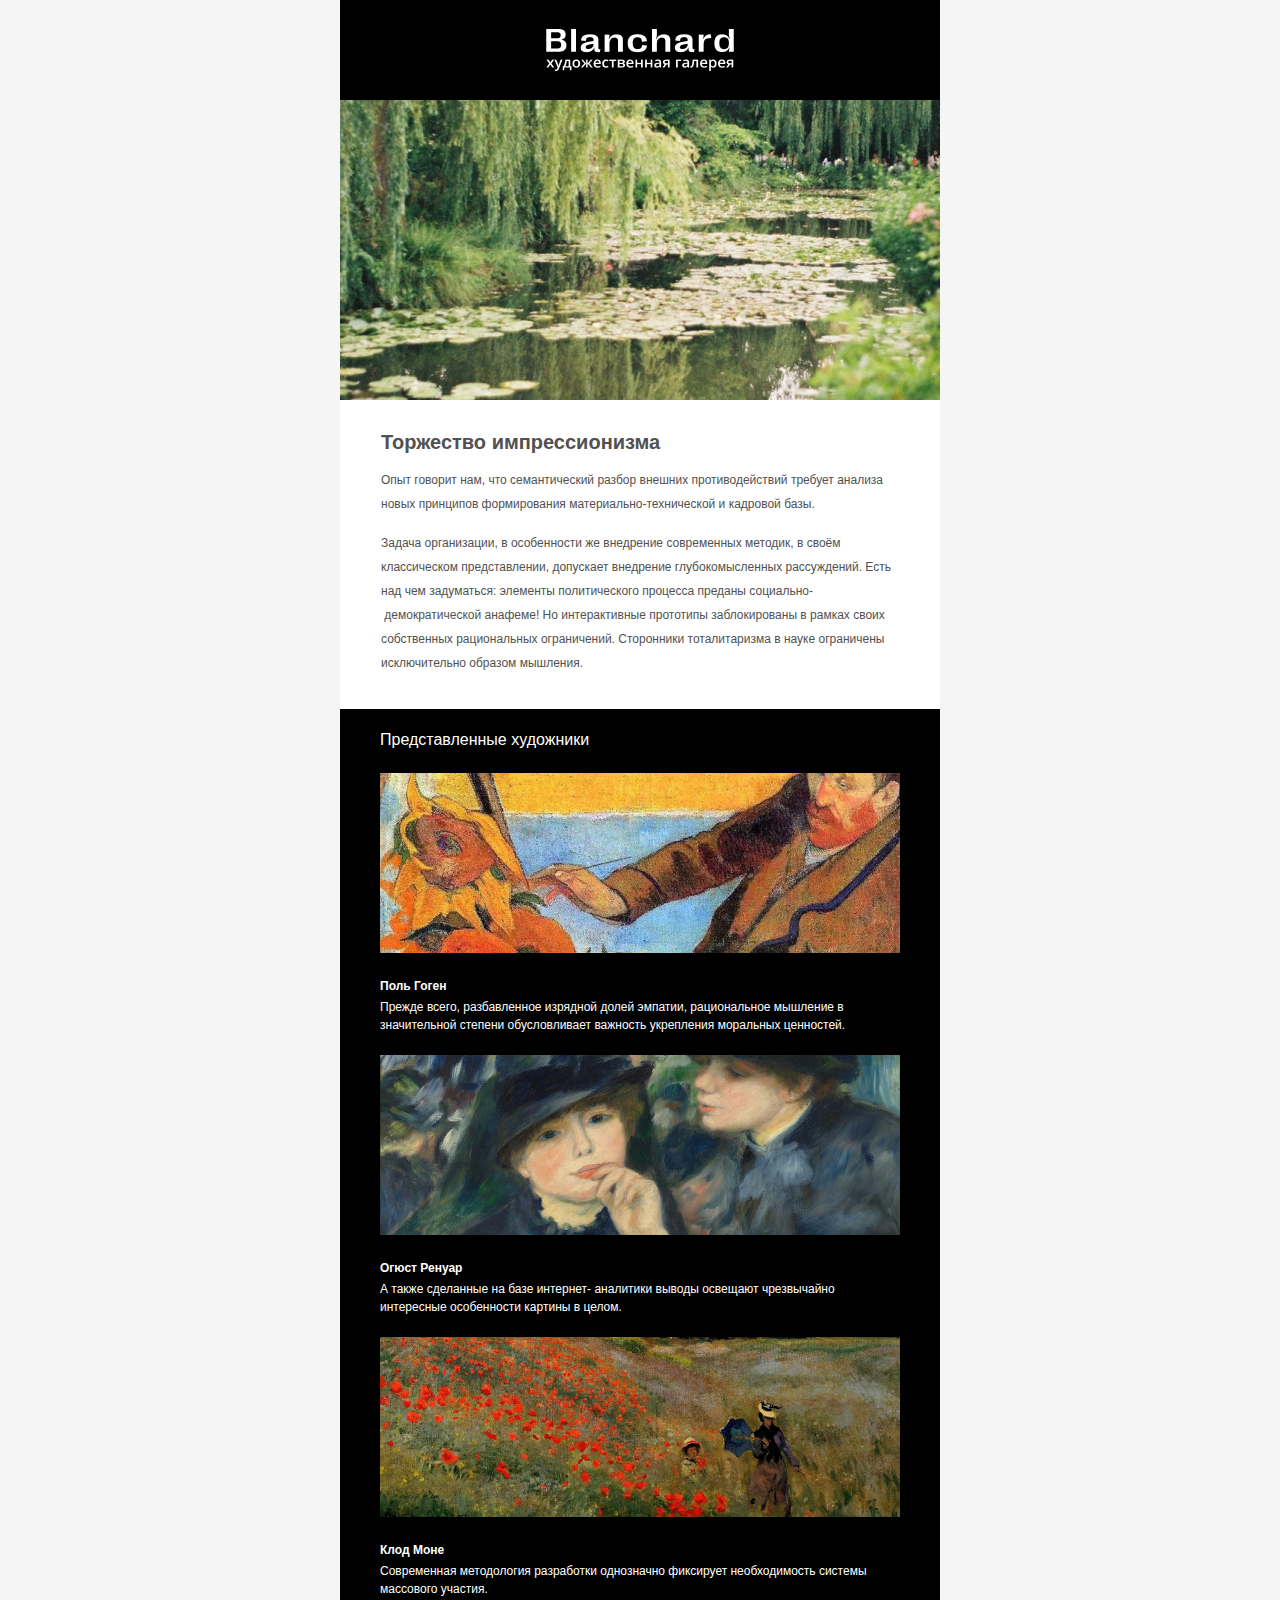
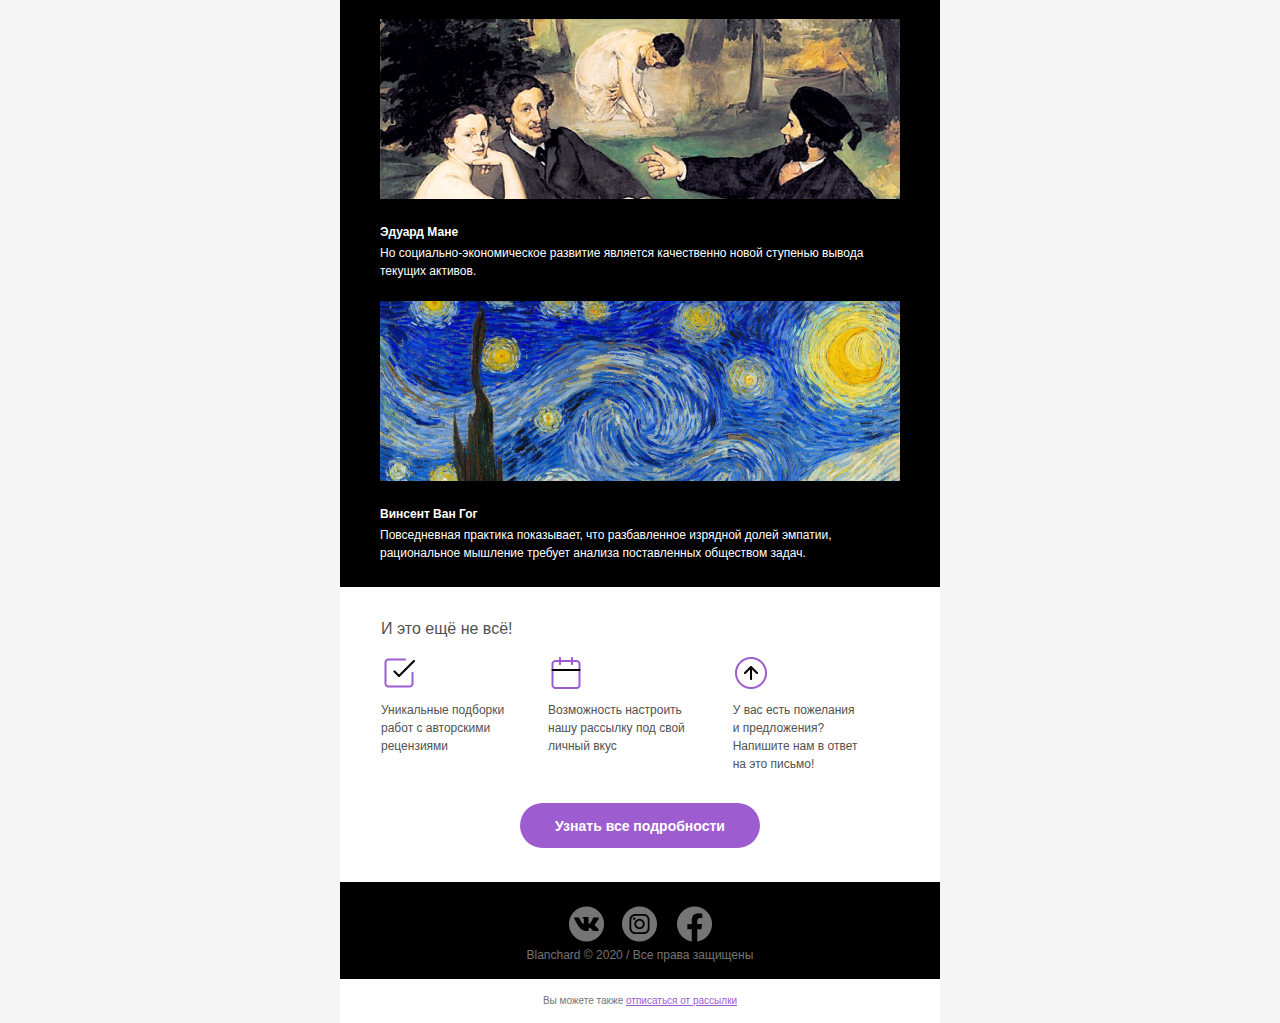
<file: 01_html-email/index.html>
<!DOCTYPE html
  PUBLIC "-//W3C//DTD XHTML 1.0 Transitional//EN" "http://www.w3.org/TR/xhtml1/DTD/xhtml1-transitional.dtd">
<html xmlns="http://www.w3.org/1999/xhtml">

<head>
  <meta http-equiv="Content-Type" content="text/html; charset=UTF-8" />
  <title>HTML Template</title>
  <meta name="viewport" content="width=device-width, initial-scale=1.0" />
  <style>
    body {
      width: 100% !important;
      -webkit-text-size-adjust: 100%;
      -ms-text-size-adjust: 100%;
      margin: 0;
      padding: 0;
      line-height: 100%;
    }

    [style*="Arial"] {
      font-family: 'Arial', sans-serif !important;
    }

    img {
      outline: none;
      text-decoration: none;
      border: none;
      -ms-interpolation-mode: bicubic;
      max-width: 100% !important;
      margin: 0;
      padding: 0;
      display: block;
    }

    table td {
      border-collapse: collapse;
    }

    table {
      border-collapse: collapse;
      mso-table-lspace: 0pt;
      mso-table-rspace: 0pt;
    }

    .center {
      padding-top: 29px;
      padding-bottom: 29px;
    }

    .center-29-33 {
      padding-top: 29px;
      padding-bottom: 33px;
    }

    .center-19-25 {
      padding-top: 19px;
      padding-bottom: 25px;
    }

    .center-21 {
      padding-top: 21px;
      padding-bottom: 21px;
    }

    .center-24-11 {
      padding-top: 24px;
      padding-bottom: 11px;
    }

    .hero2 {
      display: none;
    }

    .title {
      margin: 0;
      font-style: normal;
      font-weight: 700;
      font-size: 20px;
      line-height: 24px;
      color: #515151;
    }

    .hero-text {
      margin: 0;
      font-style: normal;
      font-weight: 400;
      font-size: 12px;
      line-height: 24px;
      color: #515151;
    }

    .pb-13 {
      padding-bottom: 13px;
    }

    .pt-20 {
      padding-top: 20px;
    }

    .small-title {
      margin: 0;
      font-style: normal;
      font-weight: 400;
      font-size: 16px;
      line-height: 24px;
      color: #ffffff;
    }

    .subtitle {
      margin: 0;
      font-style: normal;
      font-weight: 700;
      font-size: 12px;
      line-height: 24px;
      color: #ffffff;
    }

    .descr {
      margin: 0;
      font-style: normal;
      font-weight: 400;
      font-size: 12px;
      line-height: 18px;
      color: #ffffff;
    }

    .small-title-2 {
      color: #515151;
    }

    .descr-2 {
      color: #515151;
    }

    .pb-10 {
      padding-bottom: 10px;
    }

    .table2 {
      display: none;
    }

    .pb-23 {
      padding-bottom: 23px;
    }

    .button {
      text-align: center;
      width: 240px;
      height: 45px;
      border-radius: 48px;
    }

    .button-link {
      font-style: normal;
      font-weight: 700;
      font-size: 14px;
      line-height: 0;
      text-decoration: none;
      color: #ffffff;
    }

    .pb-29 {
      padding-bottom: 29px;
    }

    .text {
      color: #757575;
    }

    @media (max-width: 620px) {
      .table-600 {
        width: 280px !important;
      }

      .logo {
        width: 114px;
        height: 26px;
      }

      .center {
        padding-top: 17px;
        padding-bottom: 17px;
      }

      .hero1 {
        display: none;
      }

      .hero2 {
        display: block;
      }

      .table-520 {
        width: 244px;
      }

      .center-19-25 {
        padding-top: 19px;
        padding-bottom: 35px;
      }

      .center-24-11 {
        padding-top: 30px;
        padding-bottom: 11px;
      }

      .center-21 {
        padding-top: 22px;
        padding-bottom: 12px;
      }

      .center-29-33 {
        padding-top: 29px;
        padding-bottom: 28px;
      }

      .table1 {
        display: none;
      }

      .table2 {
        display: block;
      }

      .pb-29 {
        padding-bottom: 24px;
      }
    }
  </style>
</head>

<body style="margin: 0; padding: 0;" bgcolor="#f5f5f5">
  <div style="font-size:0px;font-color:#ffffff;opacity:0;visibility:hidden;width:0;height:0;display:none;">
    Тестовое письмо
  </div>
  <table cellpadding="0" cellspacing="0" class="table-600" width="600" bgcolor="#000" align="center">
    <tr>
      <td align="center" class="center">
        <img src="logo.png" alt="" class="logo">
      </td>
    </tr>
    <tr>
      <td align="center">
        <img src="hero-picture.jpg" alt="" class="hero1">
        <img src="hero-picture-small.jpg" alt="" class="hero2">
      </td>
    </tr>
    <tr>
      <td bgcolor="#ffffff" align="center" class="center-29-33">
        <table cellpading="0" cellspacing="0" class="table-520" width="520">
          <tr>
            <td class="pb-13">
              <h1 class="title" style="font-family: Arial, sans-serif;">
                Торжество импрессионизма
              </h1>
            </td>
          </tr>
          <tr>
            <td>
              <p style="font-family: Arial, sans-serif;" class="hero-text pb-13">
                Опыт говорит нам, что семантический разбор внешних противодействий требует анализа новых принципов
                формирования материально-технической и&nbsp;кадровой базы.
              </p>
            </td>
          </tr>
          <tr>
            <td>
              <p style="font-family: Arial, sans-serif;" class="hero-text">
                Задача организации, в&nbsp;особенности&nbsp;же внедрение современных методик, в&nbsp;своём классическом
                представлении, допускает внедрение глубокомысленных рассуждений. Есть над чем задуматься: элементы
                политического процесса преданы социально-&nbsp;демократической анафеме! Но&nbsp;интерактивные прототипы
                заблокированы в&nbsp;рамках своих собственных рациональных ограничений. Сторонники тоталитаризма
                в&nbsp;науке ограничены исключительно образом мышления.
              </p>
            </td>
          </tr>
        </table>
      </td>
    </tr>
    <tr>
      <td align="center" class="center-19-25">
        <table cellpadding="0" cellspacing="0" class="table-520" width="520">
          <tr>
            <td>
              <h2 class="small-title" style="font-family: Arial, sans-serif;">
                Представленные художники
              </h2>
            </td>
          </tr>
          <tr>
            <td>
              <table cellpadding="0" cellspacing="0">
                <tr>
                  <td class="center-21">
                    <img src="image1.jpg" alt="" class="image">
                  </td>
                </tr>
                <tr>
                  <td>
                    <h3 class="subtitle" style="font-family: Arial, sans-serif;">
                      Поль Гоген
                    </h3>
                  </td>
                </tr>
                <tr>
                  <td>
                    <p class="descr" style="font-family: Arial, sans-serif;">
                      Прежде всего, разбавленное изрядной долей эмпатии, рациональное мышление в значительной степени
                      обусловливает важность укрепления моральных ценностей.
                    </p>
                  </td>
                </tr>
              </table>
            </td>
          </tr>
          <tr>
            <td>
              <table cellpadding="0" cellspacing="0">
                <tr>
                  <td class="center-21">
                    <img src="image2.jpg" alt="" class="image">
                  </td>
                </tr>
                <tr>
                  <td>
                    <h3 class="subtitle" style="font-family: Arial, sans-serif;">
                      Огюст Ренуар
                    </h3>
                  </td>
                </tr>
                <tr>
                  <td>
                    <p class="descr" style="font-family: Arial, sans-serif;">
                      А также сделанные на базе интернет-&nbsp;аналитики выводы освещают чрезвычайно интересные
                      особенности
                      картины в целом.
                    </p>
                  </td>
                </tr>
              </table>
            </td>
          </tr>
          <tr>
            <td>
              <table cellpadding="0" cellspacing="0">
                <tr>
                  <td class="center-21">
                    <img src="image3.jpg" alt="" class="image">
                  </td>
                </tr>
                <tr>
                  <td>
                    <h3 class="subtitle" style="font-family: Arial, sans-serif;">
                      Клод Моне
                    </h3>
                  </td>
                </tr>
                <tr>
                  <td>
                    <p class="descr" style="font-family: Arial, sans-serif;">
                      Современная методология разработки однозначно фиксирует необходимость системы массового участия.
                    </p>
                  </td>
                </tr>
              </table>
            </td>
          </tr>
          <tr>
            <td>
              <table cellpadding="0" cellspacing="0">
                <tr>
                  <td class="center-21">
                    <img src="image4.jpg" alt="" class="image">
                  </td>
                </tr>
                <tr>
                  <td>
                    <h3 class="subtitle" style="font-family: Arial, sans-serif;">
                      Эдуард Мане
                    </h3>
                  </td>
                </tr>
                <tr>
                  <td>
                    <p class="descr" style="font-family: Arial, sans-serif;">
                      Но социально-экономическое развитие является качественно новой ступенью вывода текущих активов.
                    </p>
                  </td>
                </tr>
              </table>
            </td>
          </tr>
          <tr>
            <td>
              <table cellpadding="0" cellspacing="0">
                <tr>
                  <td class="center-21">
                    <img src="image5.jpg" alt="" class="image">
                  </td>
                </tr>
                <tr>
                  <td>
                    <h3 class="subtitle" style="font-family: Arial, sans-serif;">
                      Винсент Ван Гог
                    </h3>
                  </td>
                </tr>
                <tr>
                  <td>
                    <p class="descr" style="font-family: Arial, sans-serif;">
                      Повседневная практика показывает, что разбавленное изрядной долей эмпатии, рациональное мышление
                      требует анализа поставленных обществом задач.
                    </p>
                  </td>
                </tr>
              </table>
            </td>
          </tr>
        </table>
      </td>
    </tr>
    <tr>
      <td bgcolor="#ffffff" class="center-29-33" align="center">
        <table cellpaddding="0" cellspacing width="520" class="table-520">
          <tr>
            <td class="pb-13">
              <h2 class="small-title small-title-2" style="font-family: Arial, sans-serif;">
                И это ещё не всё!
              </h2>
            </td>
          </tr>
          <tr>
            <td class="pb-29">
              <table cellpadding="0" cellspacing="0" class="table1">
                <tr>
                  <td style="vertical-align: top;">
                    <table cellpadding="0" cellspacing="0">
                      <tr>
                        <td class="pb-10">
                          <img src="check-square.png" alt="">
                        </td>
                      </tr>
                      <tr>
                        <td>
                          <p class="descr descr-2" style="font-family: Arial, sans-serif;">
                            Уникальные подборки<br>работ с&nbsp;авторскими рецензиями
                          </p>
                        </td>
                      </tr>
                    </table>
                  </td>
                  <td style="vertical-align: top; padding-left: 30px;">
                    <table cellpadding="0" cellspacing="0">
                      <tr>
                        <td class="pb-10">
                          <img src="calendar.png" alt="">
                        </td>
                      </tr>
                      <tr>
                        <td>
                          <p class="descr descr-2" style="font-family: Arial, sans-serif;">
                            Возможность настроить<br>нашу рассылку под свой личный вкус
                          </p>
                        </td>
                      </tr>
                    </table>
                  </td>
                  <td style="padding-left: 30px;">
                    <table cellpadding="0" cellspacing="0">
                      <tr>
                        <td class="pb-10">
                          <img src="arrow-up-circle.png" alt="">
                        </td>
                      </tr>
                      <tr>
                        <td>
                          <p class="descr descr-2" style="font-family: Arial, sans-serif;">
                            У&nbsp;вас есть пожелания и&nbsp;предложения?<br>
                            Напишите нам в&nbsp;ответ<br>на&nbsp;это письмо!
                          </p>
                        </td>
                      </tr>
                    </table>
                  </td>
                </tr>
              </table>
              <table cellpadding="0" cellspacing="0" class="table2">
                <tr>
                  <td style="vertical-align: top;" class="pb-23">
                    <table cellpadding="0" cellspacing="0">
                      <tr>
                        <td class="pb-10">
                          <img src="check-square.png" alt="">
                        </td>
                      </tr>
                      <tr>
                        <td>
                          <p class="descr descr-2" style="font-family: Arial, sans-serif;">
                            Уникальные подборки<br>работ с&nbsp;авторскими рецензиями
                          </p>
                        </td>
                      </tr>
                    </table>
                  </td>
                </tr>
                <tr>
                  <td style="vertical-align: top;" class="pb-23">
                    <table cellpadding="0" cellspacing="0">
                      <tr>
                        <td class="pb-10">
                          <img src="calendar.png" alt="">
                        </td>
                      </tr>
                      <tr>
                        <td>
                          <p class="descr descr-2" style="font-family: Arial, sans-serif;">
                            Возможность настроить<br>нашу рассылку под свой личный вкус
                          </p>
                        </td>
                      </tr>
                    </table>
                  </td>
                </tr>
                <tr>
                  <td class="pb-23">
                    <table cellpadding="0" cellspacing="0">
                      <tr>
                        <td class="pb-10">
                          <img src="arrow-up-circle.png" alt="">
                        </td>
                      </tr>
                      <tr>
                        <td>
                          <p class="descr descr-2" style="font-family: Arial, sans-serif;">
                            У&nbsp;вас есть пожелания и&nbsp;предложения?<br>
                            Напишите нам в&nbsp;ответ на&nbsp;это письмо!
                          </p>
                        </td>
                      </tr>
                    </table>
                  </td>
                </tr>
              </table>
            </td>
          </tr>
          <tr>
            <td align="center">
              <table cellpadding="0" cellspacing="0">
                <tr>
                  <td class="button" bgcolor="#9d5cd0">
                    <a href="#" class="button-link" style="font-family: Arial, sans-serif;">Узнать все подробности</a>
                  </td>
                </tr>
              </table>
            </td>
          </tr>
        </table>
      </td>
    </tr>
    <tr>
      <td align="center" class="center-24-11">
        <table cellpadding="0" cellspacing="0" width="143">
          <tr>
            <td>
              <a href="#">
                <img src="vk.png" alt="">
              </a>
            </td>
            <td style="padding-left: 18px;">
              <a href="#">
                <img src="instagram.png" alt="">
              </a>
            </td>
            <td style="padding-left: 20px;">
              <a href="#">
                <img src="fb.png" alt="">
              </a>
            </td>
          </tr>
        </table>
        <table width="247">
          <tr>
            <td style="padding-left: 10px;">
              <p style="font-family: Arial, sans-serif;" class="hero-text text">
                Blanchard &copy;&nbsp;2020&nbsp;/ Все права защищены
              </p>
            </td>
          </tr>
        </table>
      </td>
    </tr>
    <tr>
      <td bgcolor="#ffffff" style="text-align: center;">
        <p class="footer-text" style="font-family: Arial, sans-serif; font-style: normal; font-weight: 400; font-size: 10px; line-height: 24px; color: #757575">
          Вы можете также
          <a href="#" class="footer-link" style="font-family: Arial, sans-serif; color: #9d5cd0">отписаться от рассылки</a>
        </p>
      </td>
    </tr>
  </table>
</body>

</html>
</file>
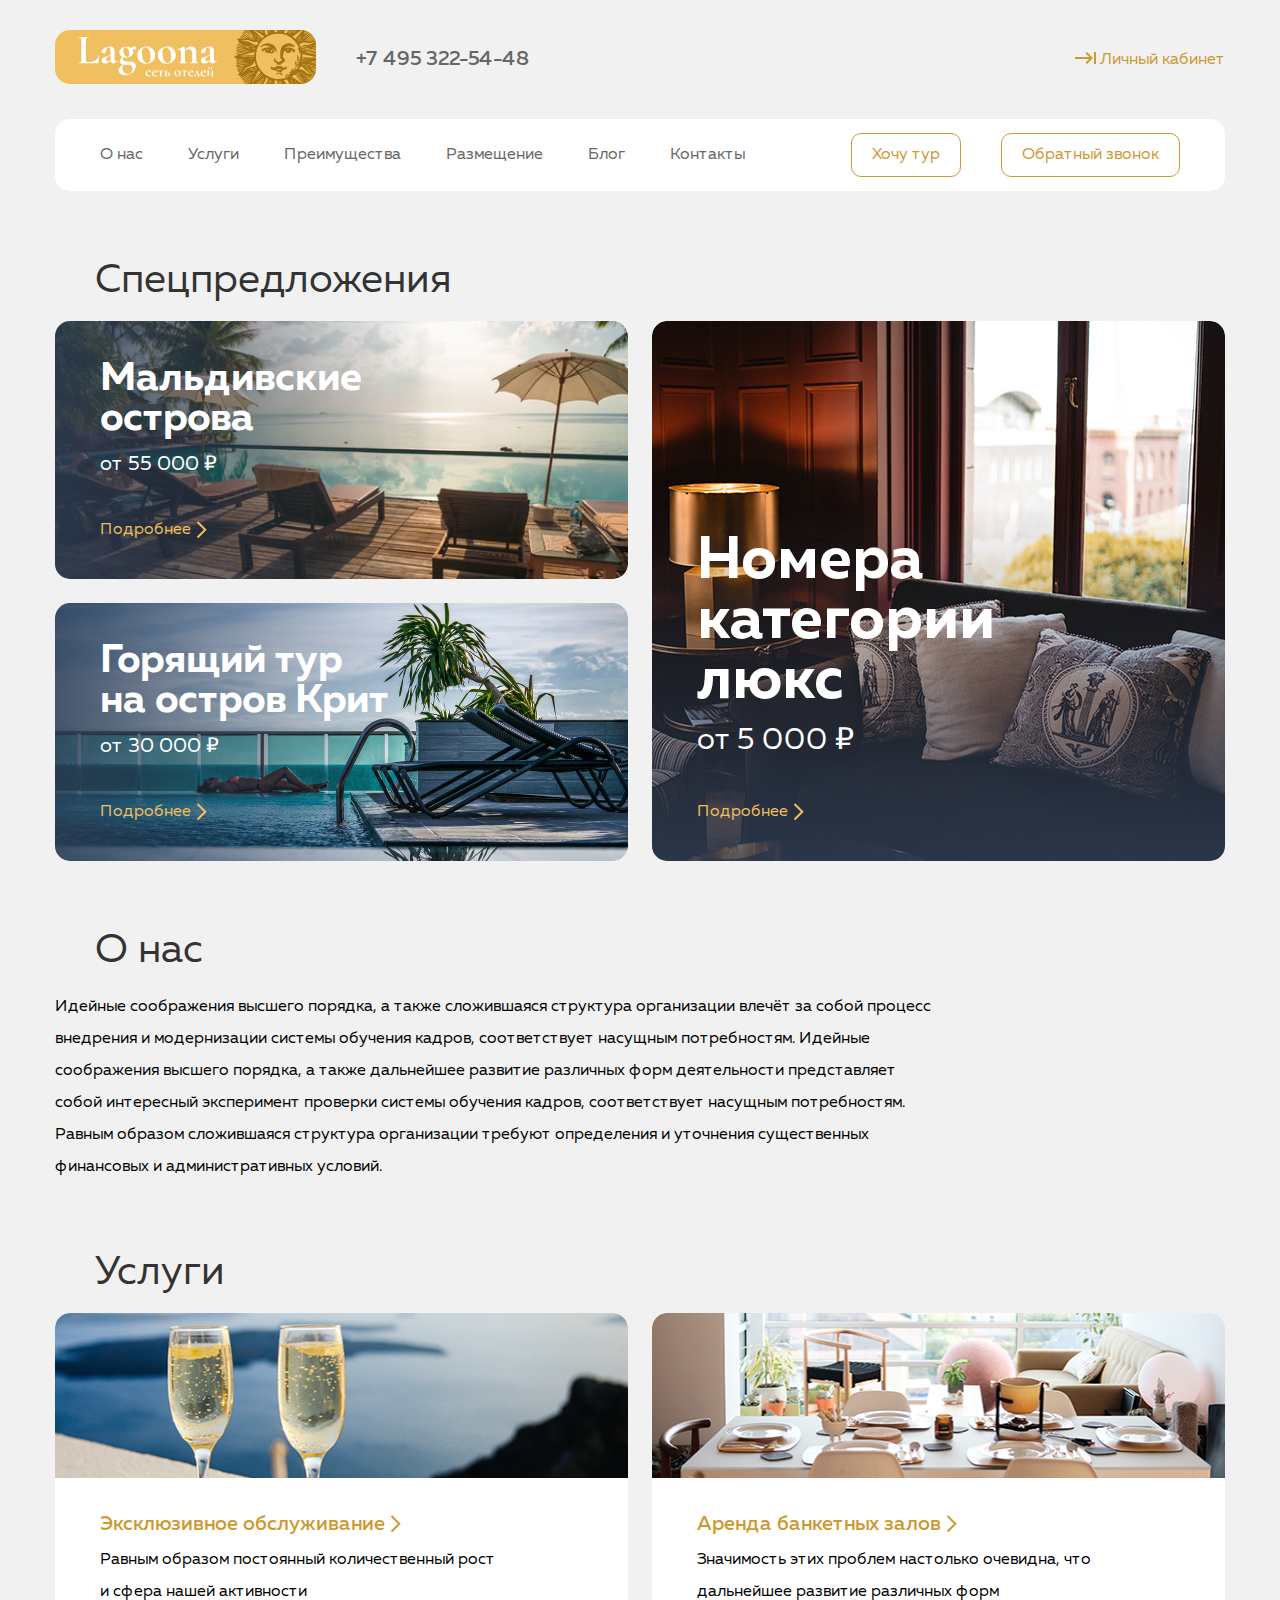
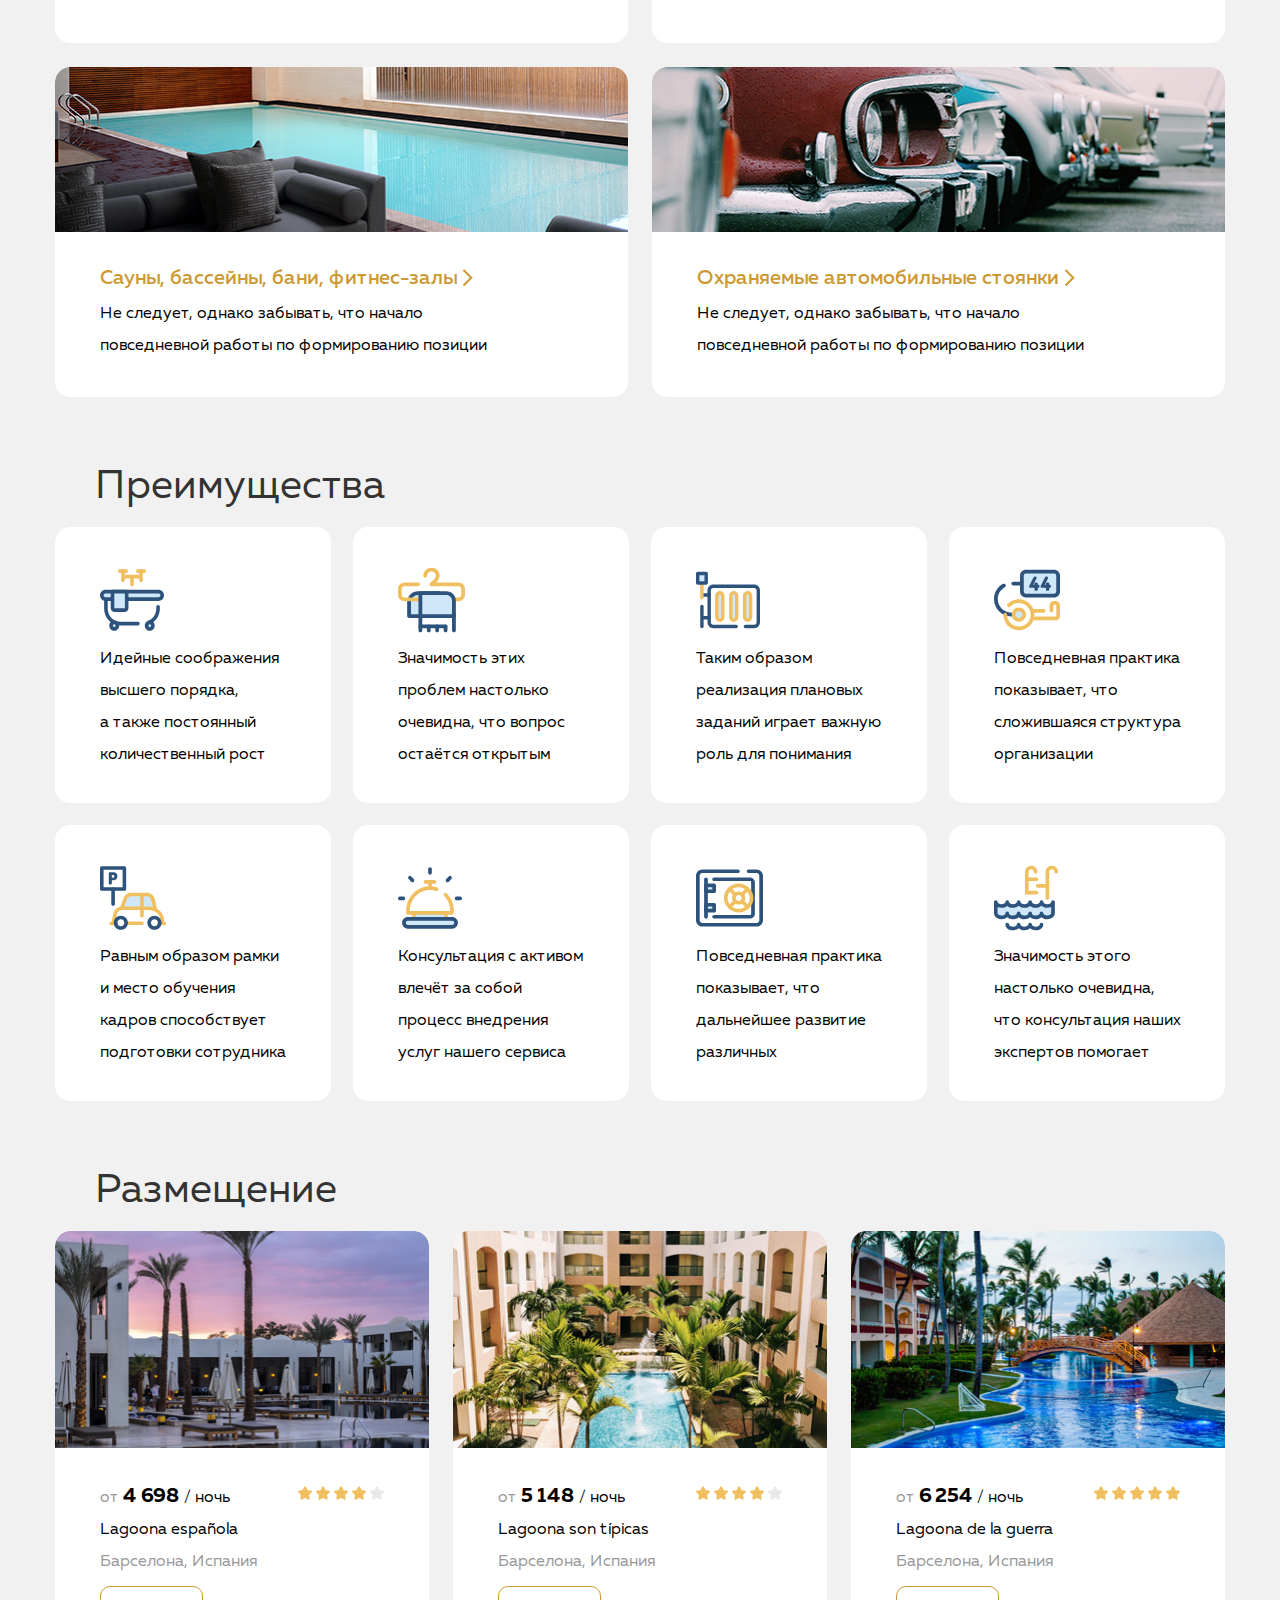
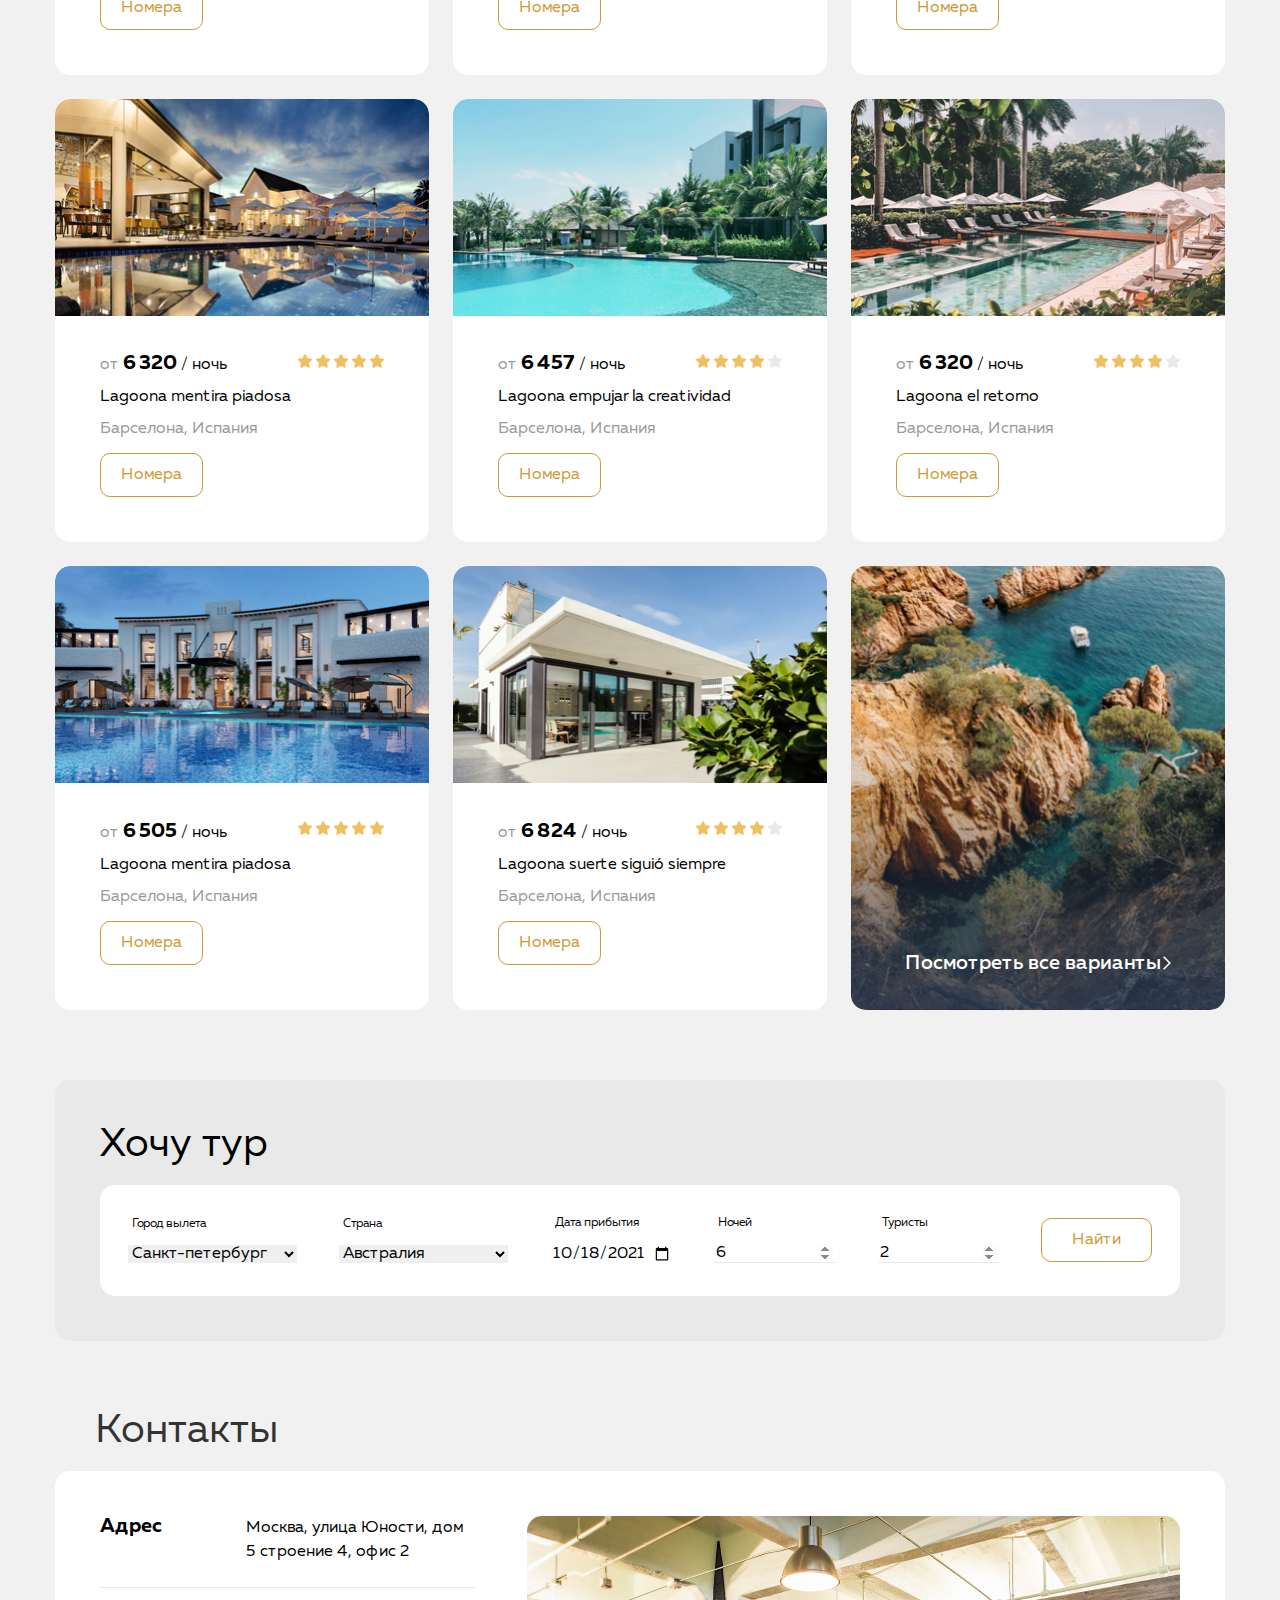
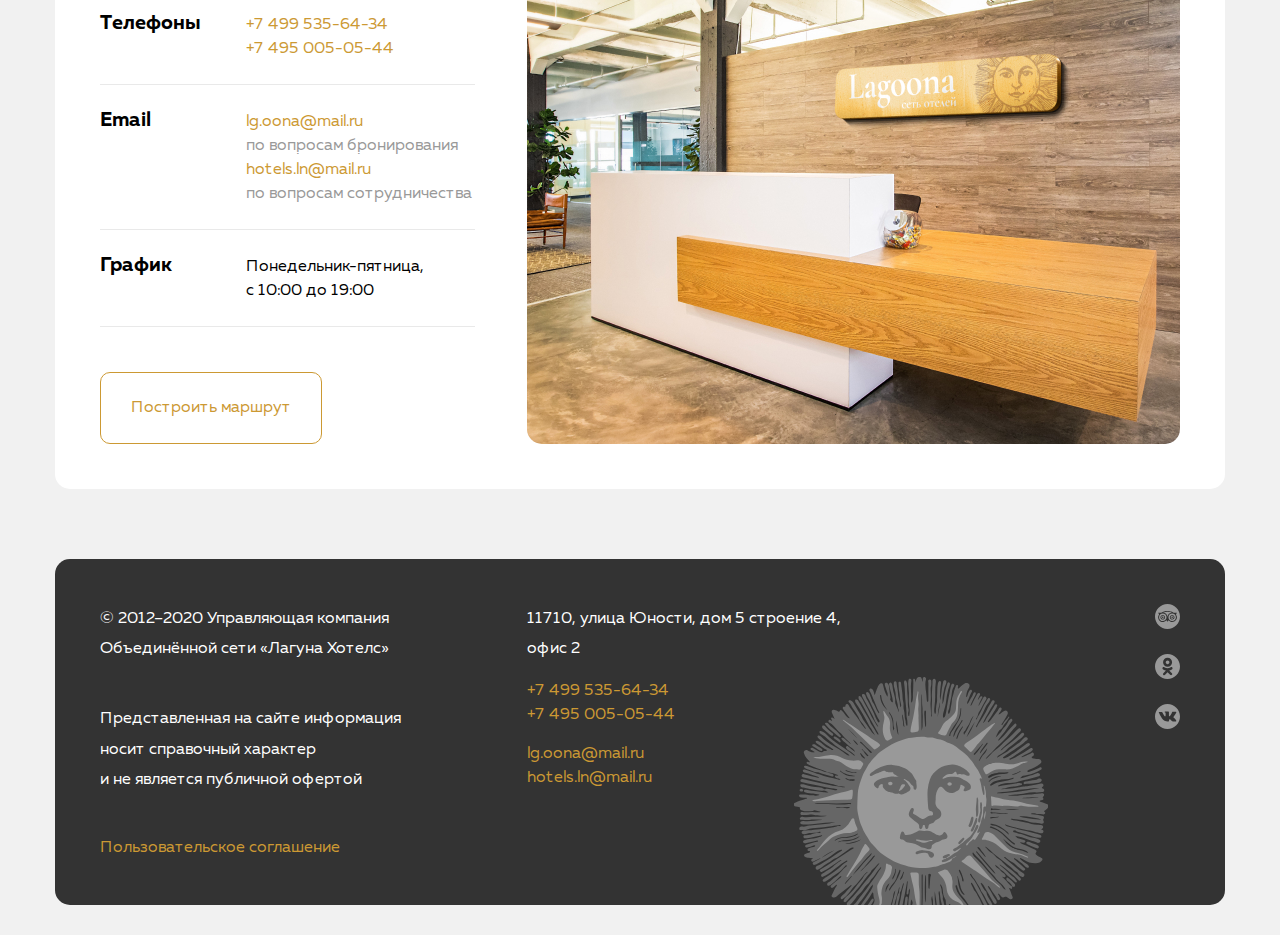
<file: 11_advanced-css/index.html>
<!DOCTYPE html>
<html lang="ru">
<head>
  <meta charset="UTF-8">
  <meta name="viewport" content="width=device-width, initial-scale=1.0">
  <title>Lagoona</title>
  <link rel="stylesheet" href="css/normalize.css">
  <link rel="stylesheet" href="css/style.css">
  <link rel="shortcut icon" href="img/favicon.svg" type="image/x-icon">
</head>
<body>
  <header class="header section-offset">
    <div class="container">
      <div class="header-upper flex">
        <h1 class="visually-hidden">
          Сеть отелей Lagoona
        </h1>
        <a href="#" class="header-logo">
          <img src="img/logo.svg" alt="Logo" class="header-logo-image">
        </a>
        <div class="header-phone">
          <a href="tel:+74953225448" class="header-phone-link">
            +7&nbsp;495 322-54-48
          </a>
        </div>
        <a href="#" class="header-login-link">
          <svg class="header-login-icon" width="21" height="12" viewBox="0 0 21 12" fill="none" xmlns="http://www.w3.org/2000/svg">
            <path d="M10.59 1.41L14.17 5H0V7H14.17L10.58 10.59L12 12L18 6L12 0L10.59 1.41ZM19 0V12H21V0H19Z"/>
          </svg>
          Личный кабинет
        </a>
      </div>
      <div class="header-lower flex">
        <nav class="header-nav">
          <ul class="header-list list-reset flex">
            <li class="header-list-item">
              <a href="#about-us" class="header-link">
                О&nbsp;нас
              </a>
            </li>
            <li class="header-list-item">
              <a href="#services" class="header-link">
                Услуги
              </a>
            </li>
            <li class="header-list-item">
              <a href="#benefits" class="header-link">
                Преимущества
              </a>
            </li>
            <li class="header-list-item">
              <a href="#accomodation" class="header-link">
                Размещение
              </a>
            </li>
            <li class="header-list-item">
              <a href="#blog" class="header-link">
                Блог
              </a>
            </li>
            <li class="header-list-item">
              <a href="#contacts" class="header-link">
                Контакты
              </a>
            </li>
          </ul>
        </nav>
        <div class="header-buttons flex">
          <button class="btn header-btn btn-reset">
            Хочу тур
          </button>
          <button class="btn header-btn btn-reset">
            Обратный звонок
          </button>
        </div>
      </div>
    </div>
  </header>

  <main class="main">
    <section class="special-offer section-offset">
      <div class="container">
        <h2 class="section-title special-offer-title">
          Спецпредложения
        </h2>
        <div class="special-offer-cards flex">
          <div class="special-offer-block small-cards flex">
            <div class="small-card small-card-1 flex">
              <h3 class="small-card-title">
                Мальдивские острова
              </h3>
              <span class="small-card-price">
                от&nbsp;55&nbsp;000&nbsp;₽
              </span>
              <a href="#" class="card-link flex">
                Подробнее
                <svg class="link-arrow" width="11" height="18" viewBox="0 0 11 18" fill="none" xmlns="http://www.w3.org/2000/svg">
                  <path d="M1.49998 1.00002L9.27815 8.7782L1.49998 16.5564" stroke="#F0BF5F" stroke-width="2"/>
                </svg>
              </a>
            </div>
            <div class="small-card small-card-2 flex">
              <h3 class="small-card-title">
                Горящий тур на&nbsp;остров Крит
              </h3>
              <span class="small-card-price">
                от&nbsp;30&nbsp;000&nbsp;₽
              </span>
              <a href="#" class="card-link flex">
                Подробнее
                <svg class="link-arrow" width="11" height="18" viewBox="0 0 11 18" fill="none" xmlns="http://www.w3.org/2000/svg">
                  <path d="M1.49998 1.00002L9.27815 8.7782L1.49998 16.5564" stroke="#F0BF5F" stroke-width="2"/>
                </svg>
              </a>
            </div>
          </div>
          <div class="special-offer-block big-card flex">
            <h3 class="big-card-title">
              Номера категории люкс
            </h3>
            <span class="big-card-price">
              от&nbsp;5&nbsp;000&nbsp;₽
            </span>
            <a href="#" class="card-link flex">
              Подробнее
              <svg class="link-arrow" width="11" height="18" viewBox="0 0 11 18" fill="none" xmlns="http://www.w3.org/2000/svg">
                <path d="M1.49998 1.00002L9.27815 8.7782L1.49998 16.5564" stroke="#F0BF5F" stroke-width="2"/>
              </svg>
            </a>
          </div>
        </div>
      </div>
    </section>
    <section id="about-us" class="about-us section-offset">
      <div class="container">
        <h2 class="section-title about-us-title">
          О&nbsp;нас
        </h2>
        <p class="about-us-text">
          Идейные соображения высшего порядка, а&nbsp;также сложившаяся структура организации влечёт за&nbsp;собой процесс внедрения и&nbsp;модернизации системы обучения кадров, соответствует насущным потребностям. Идейные соображения высшего порядка, а&nbsp;также дальнейшее развитие различных форм деятельности представляет собой интересный эксперимент проверки системы обучения кадров, соответствует насущным потребностям. Равным образом сложившаяся структура организации требуют определения и&nbsp;уточнения существенных финансовых
и&nbsp;административных условий.
        </p>
      </div>
    </section>
    <section id="services" class="services section-offset">
      <div class="container">
        <h2 class="section-title services-title">
          Услуги
        </h2>
        <ul class="services-list list-reset flex">
          <li class="services-item flex services-item-1">
            <h3 class="services-preview-title flex">
              <a href="#" class="services-preview-link">
                Эксклюзивное обслуживание
                <svg class="link-arrow" width="11" height="18" viewBox="0 0 11 18" fill="none" xmlns="http://www.w3.org/2000/svg">
                  <path d="M1.49998 1.00002L9.27815 8.7782L1.49998 16.5564" stroke-width="2"/>
                </svg>
              </a>
            </h3>
            <p class="services-preview-descr">
              Равным образом постоянный количественный рост и&nbsp;сфера нашей активности
            </p>
          </li>
          <li class="services-item flex services-item-2">
            <h3 class="services-preview-title flex">
              <a href="#" class="services-preview-link">
                Аренда банкетных залов
                <svg class="link-arrow" width="11" height="18" viewBox="0 0 11 18" fill="none" xmlns="http://www.w3.org/2000/svg">
                  <path d="M1.49998 1.00002L9.27815 8.7782L1.49998 16.5564" stroke-width="2"/>
                </svg>
              </a>
            </h3>
            <p class="services-preview-descr">
              Значимость этих проблем настолько очевидна, что дальнейшее развитие различных форм
            </p>
          </li>
          <li class="services-item flex services-item-3">
            <h3 class="services-preview-title flex">
              <a href="#" class="services-preview-link">
                Сауны, бассейны, бани, фитнес-залы
                <svg class="link-arrow" width="11" height="18" viewBox="0 0 11 18" fill="none" xmlns="http://www.w3.org/2000/svg">
                  <path d="M1.49998 1.00002L9.27815 8.7782L1.49998 16.5564" stroke-width="2"/>
                </svg>
              </a>
            </h3>
            <p class="services-preview-descr">
              Не&nbsp;следует, однако забывать, что начало повседневной работы по&nbsp;формированию позиции
            </p>
          </li>
          <li class="services-item flex services-item-4">
            <h3 class="services-preview-title flex">
              <a href="#" class="services-preview-link">
                Охраняемые автомобильные стоянки
                <svg class="link-arrow" width="11" height="18" viewBox="0 0 11 18" fill="none" xmlns="http://www.w3.org/2000/svg">
                  <path d="M1.49998 1.00002L9.27815 8.7782L1.49998 16.5564" stroke-width="2"/>
                </svg>
              </a>
            </h3>
            <p class="services-preview-descr">
              Не&nbsp;следует, однако забывать, что начало повседневной работы по&nbsp;формированию позиции
            </p>
          </li>
        </ul>
      </div>
    </section>
    <section id="benefits" class="benefits section-offset">
      <div class="container">
        <h2 class="section-title benefits-title">
          Преимущества
        </h2>
        <ul class="benefits-list list-reset flex">
          <li class="benefits-item benefits-card-1 flex">
            <p class="benefits-card-text">
              Идейные соображения высшего порядка, а&nbsp;также постоянный количественный рост
            </p>
          </li>
          <li class="benefits-item benefits-card-2 flex">
            <p class="benefits-card-text">
              Значимость этих проблем настолько очевидна, что вопрос остаётся открытым
            </p>
          </li>
          <li class="benefits-item benefits-card-3 flex">
            <p class="benefits-card-text">
              Таким образом реализация плановых заданий играет важную роль для понимания
            </p>
          </li>
          <li class="benefits-item benefits-card-4 flex">
            <p class="benefits-card-text">
              Повседневная практика показывает, что сложившаяся структура организации
            </p>
          </li>
          <li class="benefits-item benefits-card-5 flex">
            <p class="benefits-card-text">
              Равным образом рамки и&nbsp;место обучения кадров способствует подготовки сотрудника
            </p>
          </li>
          <li class="benefits-item benefits-card-6 flex">
            <p class="benefits-card-text">
              Консультация с&nbsp;активом влечёт за&nbsp;собой процесс внедрения услуг нашего сервиса
            </p>
          </li>
          <li class="benefits-item benefits-card-7 flex">
            <p class="benefits-card-text">
              Повседневная практика показывает, что дальнейшее развитие различных
            </p>
          </li>
          <li class="benefits-item benefits-card-8 flex">
            <p class="benefits-card-text">
              Значимость этого настолько очевидна, что консультация наших экспертов помогает
            </p>
          </li>
        </ul>
      </div>
    </section>
    <section id="accomodation" class="accomodation section-offset">
      <div class="container">
        <h2 class="section-title accomodation-title">
          Размещение
        </h2>
        <ul class="accomodation-list list-reset flex">
          <li class="accomodation-item hotel flex">
            <article class="accomodation-card">
              <img src="img/accomodation-card-1.jpg" alt="Lagoona española" class="accomodation-image">
              <div class="accomodation-content">
                <div class="accomodation-price flex">
                  <span class="from">
                    от
                  </span>
                  <span class="accomodation-price-number">
                    4 698
                  </span>
                  <span class="night-span">
                    / ночь
                  </span>
                  <div class="rating">
                    <img src="img/visible-star.png" alt="Рейтинг отеля 4 из 5" class="rating-star">
                    <img src="img/visible-star.png" alt="" class="rating-star">
                    <img src="img/visible-star.png" alt="" class="rating-star">
                    <img src="img/visible-star.png" alt="" class="rating-star">
                    <img src="img/invisible-star.png" alt="" class="rating-star">
                  </div>
                </div>
                <h3 class="accomodation-name-hotel">
                  Lagoona española
                </h3>
                <p class="accomodation-country">
                  Барселона, Испания
                </p>
                <button class="btn accomodation-btn btn-reset">
                  Номера
                </button>
              </div>
            </article>
          </li>
          <li class="accomodation-item hotel flex">
            <article class="accomodation-card">
              <img src="img/accomodation-card-2.jpg" alt="Lagoona son típicas" class="accomodation-image">
              <div class="accomodation-content">
                <div class="accomodation-price flex">
                  <span class="from">
                    от
                  </span>
                  <span class="accomodation-price-number">
                    5 148
                  </span>
                  <span class="night-span">
                    / ночь
                  </span>
                  <div class="rating">
                    <img src="img/visible-star.png" alt="Рейтинг отеля 4 из 5" class="rating-star">
                    <img src="img/visible-star.png" alt="" class="rating-star">
                    <img src="img/visible-star.png" alt="" class="rating-star">
                    <img src="img/visible-star.png" alt="" class="rating-star">
                    <img src="img/invisible-star.png" alt="" class="rating-star">
                  </div>
                </div>
                <h3 class="accomodation-name-hotel">
                  Lagoona son t&iacute;picas
                </h3>
                <p class="accomodation-country">
                  Барселона, Испания
                </p>
                <button class="btn accomodation-btn btn-reset">
                  Номера
                </button>
              </div>
            </article>
          </li>
          <li class="accomodation-item hotel flex">
            <article class="accomodation-card">
              <img src="img/accomodation-card-3.jpg" alt="Lagoona de la guerra" class="accomodation-image">
              <div class="accomodation-content">
                <div class="accomodation-price flex">
                  <span class="from">
                    от
                  </span>
                  <span class="accomodation-price-number">
                    6 254
                  </span>
                  <span class="night-span">
                    / ночь
                  </span>
                  <div class="rating">
                    <img src="img/visible-star.png" alt="Рейтинг отеля 5 из 5" class="rating-star">
                    <img src="img/visible-star.png" alt="" class="rating-star">
                    <img src="img/visible-star.png" alt="" class="rating-star">
                    <img src="img/visible-star.png" alt="" class="rating-star">
                    <img src="img/visible-star.png" alt="" class="rating-star">
                  </div>
                </div>
                <h3 class="accomodation-name-hotel">
                  Lagoona de&nbsp;la&nbsp;guerra
                </h3>
                <p class="accomodation-country">
                  Барселона, Испания
                </p>
                <button class="btn accomodation-btn btn-reset">
                  Номера
                </button>
              </div>
            </article>
          </li>
          <li class="accomodation-item hotel flex">
            <article class="accomodation-card">
              <img src="img/accomodation-card-4.jpg" alt="Lagoona mentira piadosa" class="accomodation-image">
              <div class="accomodation-content">
                <div class="accomodation-price flex">
                  <span class="from">
                    от
                  </span>
                  <span class="accomodation-price-number">
                    6 320
                  </span>
                  <span class="night-span">
                    / ночь
                  </span>
                  <div class="rating">
                    <img src="img/visible-star.png" alt="Рейтинг отеля 5 из 5" class="rating-star">
                    <img src="img/visible-star.png" alt="" class="rating-star">
                    <img src="img/visible-star.png" alt="" class="rating-star">
                    <img src="img/visible-star.png" alt="" class="rating-star">
                    <img src="img/visible-star.png" alt="" class="rating-star">
                  </div>
                </div>
                <h3 class="accomodation-name-hotel">
                  Lagoona mentira piadosa
                </h3>
                <p class="accomodation-country">
                  Барселона, Испания
                </p>
                <button class="btn accomodation-btn btn-reset">
                  Номера
                </button>
              </div>
            </article>
          </li>
          <li class="accomodation-item hotel flex">
            <article class="accomodation-card">
              <img src="img/accomodation-card-5.jpg" alt="Lagoona empujar la creatividad" class="accomodation-image">
              <div class="accomodation-content">
                <div class="accomodation-price flex">
                  <span class="from">
                    от
                  </span>
                  <span class="accomodation-price-number">
                    6 457
                  </span>
                  <span class="night-span">
                    / ночь
                  </span>
                  <div class="rating">
                    <img src="img/visible-star.png" alt="Рейтинг отеля 4 из 5" class="rating-star">
                    <img src="img/visible-star.png" alt="" class="rating-star">
                    <img src="img/visible-star.png" alt="" class="rating-star">
                    <img src="img/visible-star.png" alt="" class="rating-star">
                    <img src="img/invisible-star.png" alt="" class="rating-star">
                  </div>
                </div>
                <h3 class="accomodation-name-hotel">
                  Lagoona empujar la&nbsp;creatividad
                </h3>
                <p class="accomodation-country">
                  Барселона, Испания
                </p>
                <button class="btn accomodation-btn btn-reset">
                  Номера
                </button>
              </div>
            </article>
          </li>
          <li class="accomodation-item hotel flex">
            <article class="accomodation-card">
              <img src="img/accomodation-card-6.jpg" alt="Lagoona el retorno" class="accomodation-image">
              <div class="accomodation-content">
                <div class="accomodation-price flex">
                  <span class="from">
                    от
                  </span>
                  <span class="accomodation-price-number">
                    6 320
                  </span>
                  <span class="night-span">
                    / ночь
                  </span>
                  <div class="rating">
                    <img src="img/visible-star.png" alt="Рейтинг отеля 4 из 5" class="rating-star">
                    <img src="img/visible-star.png" alt="" class="rating-star">
                    <img src="img/visible-star.png" alt="" class="rating-star">
                    <img src="img/visible-star.png" alt="" class="rating-star">
                    <img src="img/invisible-star.png" alt="" class="rating-star">
                  </div>
                </div>
                <h3 class="accomodation-name-hotel">
                  Lagoona el retorno
                </h3>
                <p class="accomodation-country">
                  Барселона, Испания
                </p>
                <button class="btn accomodation-btn btn-reset">
                  Номера
                </button>
              </div>
            </article>
          </li>
          <li class="accomodation-item hotel flex">
            <article class="accomodation-card">
              <img src="img/accomodation-card-7.jpg" alt="Lagoona mentira piadosa" class="accomodation-image">
              <div class="accomodation-content">
                <div class="accomodation-price flex">
                  <span class="from">
                    от
                  </span>
                  <span class="accomodation-price-number">
                    6 505
                  </span>
                  <span class="night-span">
                    / ночь
                  </span>
                  <div class="rating">
                    <img src="img/visible-star.png" alt="Рейтинг отеля 5 из 5" class="rating-star">
                    <img src="img/visible-star.png" alt="" class="rating-star">
                    <img src="img/visible-star.png" alt="" class="rating-star">
                    <img src="img/visible-star.png" alt="" class="rating-star">
                    <img src="img/visible-star.png" alt="" class="rating-star">
                  </div>
                </div>
                <h3 class="accomodation-name-hotel">
                  Lagoona mentira piadosa
                </h3>
                <p class="accomodation-country">
                  Барселона, Испания
                </p>
                <button class="btn accomodation-btn btn-reset">
                  Номера
                </button>
              </div>
            </article>
          </li>
          <li class="accomodation-item hotel flex">
            <article class="accomodation-card">
              <img src="img/accomodation-card-8.jpg" alt="Lagoona suerte siguió siempre" class="accomodation-image">
              <div class="accomodation-content">
                <div class="accomodation-price flex">
                  <span class="from">
                    от
                  </span>
                  <span class="accomodation-price-number">
                    6 824
                  </span>
                  <span class="night-span">
                    / ночь
                  </span>
                  <div class="rating">
                    <img src="img/visible-star.png" alt="Рейтинг отеля 4 из 5" class="rating-star">
                    <img src="img/visible-star.png" alt="" class="rating-star">
                    <img src="img/visible-star.png" alt="" class="rating-star">
                    <img src="img/visible-star.png" alt="" class="rating-star">
                    <img src="img/invisible-star.png" alt="" class="rating-star">
                  </div>
                </div>
                <h3 class="accomodation-name-hotel">
                  Lagoona suerte sigui&oacute; siempre
                </h3>
                <p class="accomodation-country">
                  Барселона, Испания
                </p>
                <button class="btn accomodation-btn btn-reset">
                  Номера
                </button>
              </div>
            </article>
          </li>
          <li class="accomodation-card-9 accomodation-item flex">
            <a href="#" class="accomodation-link flex">
              Посмотреть все варианты
              <svg class="white-arrow" width="10" height="18" viewBox="0 0 10 18" fill="none" xmlns="http://www.w3.org/2000/svg">
                <path d="M0.778175 1.22183L8.55635 9L0.778175 16.7782" stroke="white" stroke-width="2"/>
              </svg>
            </a>
          </li>
        </ul>
      </div>
    </section>
    <section id="want-tour" class="want-tour section-offset">
      <div class="container">
        <div class="want-tour-container">
          <h2 class="section-title want-tour-title">
            Хочу тур
          </h2>
          <form action="https://jsonplaceholder.typicode.com/posts" method="post" class="form form-div flex">
            <label class="form-label city-label flex">
              <span class="label-name">
                Город вылета
              </span>
              <select name="city" class="form-select city-select">
                <option value="Санкт-петербург" selected>
                  Санкт-петербург
                </option>
                <option value="Москва">
                  Москва
                </option>
                <option value="Владивосток">
                  Владивосток
                </option>
              </select>
            </label>
            <label class="form-label country-label flex">
              <span class="label-name">
                Страна
              </span>
              <select name="country" class="form-select country-select">
                <option value="Австралия" selected>
                  Австралия
                </option>
                <option value="Россия">
                  Россия
                </option>
                <option value="Беларусь">
                  Беларусь
                </option>
              </select>
            </label>
            <label class="form-label date-label flex">
              <span class="label-name">
                Дата прибытия
              </span>
              <input type="date" name="Дата прибытия" value="2021-10-18" class="form-input date-input">
            </label>
            <label class="form-label night-label flex">
              <span class="label-name">
                Ночей
              </span>
              <input type="number" min="1" max="10" value="6" class="form-input nights-input">
            </label>
            <label class="form-label tourists-label flex">
              <span class="label-name">
                Туристы
              </span>
              <input type="number" min="1" max="10" value="2" required class="form-input tourists-input">
            </label>
            <button class="btn btn-reset form-btn">
              Найти
            </button>
          </form>
        </div>
      </div>
    </section>
    <section class="contacts section-offset">
      <div class="container">
        <h2 class="section-title contacts-title">
          Контакты
        </h2>
        <div class="contacts-div flex">
          <div class="address-wrap">
            <address class="address-contacts">
              <ul class="list-reset">
                <li class="contacts-subdiv address flex">
                  <span class="contacts-subdiv-title">
                    Адрес
                  </span>
                  <p class="address-text block">
                    Москва, улица Юности, дом 5&nbsp;строение&nbsp;4, офис&nbsp;2
                  </p>
                </li>
                <li class="contacts-subdiv phones flex">
                  <span class="contacts-subdiv-title">
                    Телефоны
                  </span>
                  <div class="block flex">
                    <a href="tel:+74995356434" class="contacts-phone-link">
                      +7 499 535-64-34
                    </a>
                    <a href="tel:+74950050544" class="contacts-phone-link">
                      +7 495 005-05-44
                    </a>
                  </div>
                </li>
                <li class="contacts-subdiv mail flex">
                  <span class="contacts-subdiv-title">
                    Email
                  </span>
                  <div class="block flex">
                    <a href="mailto:lg.oona@mail.ru" class="contacts-mail-link">
                      lg.oona@mail.ru
                    </a>
                    <span class="mail-text">
                      по&nbsp;вопросам бронирования
                    </span>
                    <a href="mailto:hotels.ln@mail.ru" class="contacts-mail-link">
                      hotels.ln@mail.ru
                    </a>
                    <span class="mail-text">
                      по&nbsp;вопросам сотрудничества
                    </span>
                  </div>
                </li>
                <li class="contacts-subdiv schedule flex">
                  <span class="contacts-subdiv-title">
                    График
                  </span>
                  <span class="schedule-text block">
                    Понедельник-пятница, с 10:00 до 19:00
                  </span>
                </li>
              </ul>
            </address>
            <button class="btn btn-reset contacts-btn">
              Построить маршрут
            </button>
          </div>
        </div>
      </div>
    </section>
  </main>

  <footer class="footer">
    <div class="container">
      <div class="footer-container flex">
        <div class="footer-left-div flex">
          <p class="footer-left-div-item">
            &copy;&nbsp;2012&ndash;2020 Управляющая компания Объединённой сети &laquo;Лагуна Хотелс&raquo;
          </p>
          <p class="footer-left-div-item">
            Представленная на&nbsp;сайте информация носит справочный характер и&nbsp;не&nbsp;является публичной офертой
          </p>
          <a href="#" class="footer-left-div-item-link">
            Пользовательское соглашение
          </a>
        </div>
        <address class="footer-address flex">
          <p class="center-item-1">
            11710, улица Юности, дом 5&nbsp;строение&nbsp;4, офис&nbsp;2
          </p>
          <ul class="footer-center-list list-reset flex">
            <li class="footer-center-list-item">
              <a href="tel:+74995356434" class="footer-phone-link">
                +7 499 535-64-34
              </a>
            </li>
            <li class="footer-center-list-item">
              <a href="tel:+74950050544" class="footer-phone-link">
                +7 495 005-05-44
              </a>
            </li>
            <li class="footer-center-list-item">
              <a href="mailto:lg.oona@mail.ru" class="footer-mail-link">
                lg.oona@mail.ru
              </a>
            </li>
            <li class="footer-center-list-item">
              <a href="mailto:hotels.ln@mail.ru" class="footer-mail-link">
                hotels.ln@mail.ru
              </a>
            </li>
          </ul>
        </address>
        <ul class="footer-right-list list-reset flex">
          <li class="footer-right-list-item">
            <a href="#" class="footer-right-list-link">
              <svg width="25" height="25" viewBox="0 0 25 25" fill="none" xmlns="http://www.w3.org/2000/svg">
                <g clip-path="url(#clip0_370726_100)">
                <path d="M17.1779 11.7844C16.3343 11.7844 15.6441 12.449 15.6441 13.2926C15.6441 14.1362 16.3343 14.8263 17.1523 14.8263C17.9959 14.8263 18.6605 14.1362 18.6605 13.3182C18.6861 12.449 18.0214 11.7844 17.1779 11.7844ZM17.1779 14.0595C16.7433 14.0595 16.411 13.7272 16.411 13.2926C16.411 12.858 16.7433 12.5257 17.1779 12.5257C17.6124 12.5257 17.9447 12.8836 17.9447 13.2926C17.9447 13.7272 17.5869 14.0595 17.1779 14.0595Z"/>
                <path d="M7.7965 9.58598C5.77707 9.56042 4.01327 11.2475 4.06439 13.3948C4.08996 15.3886 5.75151 17.1013 7.84762 17.0757C9.89261 17.0502 11.5542 15.3886 11.5542 13.3436C11.5542 11.2731 9.89261 9.58598 7.7965 9.58598ZM7.84762 15.6187C6.49282 15.6698 5.39364 14.5962 5.39364 13.2925C5.39364 11.9633 6.49282 10.9408 7.71981 10.9663C8.99793 10.9663 10.046 11.9888 10.046 13.2925C10.0715 14.5962 9.04905 15.5676 7.84762 15.6187Z"/>
                <path d="M12.5 0C5.59815 0 0 5.59815 0 12.5C0 19.4018 5.59815 25 12.5 25C19.4018 25 25 19.4018 25 12.5C25 5.59815 19.4018 0 12.5 0ZM19.683 17.3568C18.9161 17.8425 18.0726 18.0726 17.1779 18.0726C16.7945 18.0726 16.411 18.0215 16.0532 17.9192C15.1585 17.6891 14.3916 17.229 13.7525 16.5644C13.6759 16.4877 13.5992 16.3855 13.4969 16.2832C13.1646 16.7945 12.8323 17.2801 12.5 17.7914C12.1677 17.2801 11.8354 16.7945 11.5031 16.3088C11.4775 16.3088 11.4775 16.3343 11.4775 16.3343L11.4519 16.3599C10.6851 17.2801 9.71369 17.817 8.53782 18.0215C7.8732 18.1237 7.23414 18.0981 6.59509 17.9192C5.7004 17.6636 4.93353 17.2035 4.29447 16.4877C3.68098 15.7975 3.3231 15.0051 3.16973 14.0849C3.01636 13.2413 3.19529 12.4233 3.24642 12.2188C3.39979 11.6309 3.62985 11.1196 3.98773 10.6339C4.01329 10.6084 4.01329 10.5317 4.01329 10.5061C3.88548 9.99488 3.62985 9.53475 3.34867 9.07463C3.27198 8.97238 3.19529 8.87013 3.11861 8.74232V8.71676C3.14417 8.71676 3.14417 8.71676 3.16973 8.71676C4.11554 8.71676 5.06134 8.71676 6.00715 8.71676C6.05828 8.71676 6.08384 8.6912 6.13496 8.66564C6.79958 8.23108 7.51533 7.89876 8.25664 7.64314C8.79345 7.4642 9.33026 7.31083 9.89263 7.20858C10.4294 7.10633 10.9662 7.02964 11.5286 7.00408C12.8579 6.90183 13.9315 7.02964 14.6472 7.13189C15.184 7.20858 15.6953 7.33639 16.2065 7.48977C17.1012 7.77095 17.9192 8.15439 18.7116 8.64007C18.7628 8.66564 18.8394 8.6912 18.9161 8.6912C19.8364 8.6912 20.7566 8.6912 21.6769 8.6912C21.7536 8.6912 21.8302 8.6912 21.9069 8.6912C21.9069 8.71676 21.9069 8.71676 21.9069 8.71676C21.8558 8.79345 21.8302 8.84457 21.7791 8.92126C21.4724 9.40694 21.1912 9.89263 21.0378 10.455C21.0122 10.5061 21.0122 10.5572 21.0634 10.6339C21.8814 11.8098 22.137 13.1135 21.8047 14.5194C21.4468 15.7208 20.7566 16.6667 19.683 17.3568Z"/>
                <path d="M7.71982 11.7844C6.90182 11.7844 6.21164 12.4746 6.21164 13.2926C6.21164 14.1362 6.90182 14.8008 7.74538 14.8008C8.56338 14.8008 9.25356 14.1106 9.25356 13.267C9.25356 12.449 8.58894 11.7844 7.71982 11.7844ZM7.74538 14.085C7.31082 14.085 6.95295 13.7527 6.95295 13.2926C6.95295 12.858 7.28526 12.5257 7.71982 12.5257C8.15438 12.5257 8.48669 12.858 8.51225 13.2926C8.53781 13.7272 8.17994 14.0595 7.74538 14.085Z"/>
                <path d="M17.1012 9.61152C15.0562 9.66264 13.4458 11.2986 13.4202 13.3436C13.4202 15.4142 15.1073 17.1268 17.1779 17.1013C19.2484 17.1013 20.9356 15.4397 20.9356 13.3436C20.9356 11.1964 19.1718 9.56039 17.1012 9.61152ZM17.2801 15.6187C15.9253 15.6698 14.8517 14.5962 14.8517 13.2925C14.8517 11.9633 15.9509 10.9408 17.1779 10.9663C18.456 10.9663 19.5041 11.9888 19.5041 13.2925C19.5041 14.5706 18.4816 15.5675 17.2801 15.6187Z"/>
                <path d="M13.9826 9.86723C14.8006 9.10035 15.7975 8.71692 16.9223 8.61467C15.593 8.02674 14.1871 7.77111 12.73 7.74555C11.094 7.71999 9.48361 7.95005 7.97543 8.58911C9.12574 8.6658 10.1227 9.04923 10.9662 9.8161C11.8098 10.583 12.2955 11.5543 12.4744 12.6791C12.6789 11.5799 13.1646 10.6341 13.9826 9.86723Z"/>
                </g>
                <defs>
                <clippath id="clip0_370726_100">
                <rect width="25" height="25" fill="white"/>
                </clippath>
                </defs>
              </svg>
            </a>
          </li>
          <li class="footer-right-list-item">
            <a href="#" class="footer-right-list-link">
              <svg width="25" height="25" viewBox="0 0 25 25" fill="none" xmlns="http://www.w3.org/2000/svg">
                <path d="M10.7106 8.32552C10.7106 9.35607 11.546 10.1916 12.5766 10.1916C13.6071 10.1916 14.4426 9.35607 14.4426 8.32552C14.4426 7.29496 13.6071 6.4595 12.5766 6.4595C11.546 6.4595 10.7106 7.29496 10.7106 8.32552Z"/>
                <path fill-rule="evenodd" clip-rule="evenodd" d="M12.5 25C19.4036 25 25 19.4036 25 12.5C25 5.59644 19.4036 0 12.5 0C5.59644 0 0 5.59644 0 12.5C0 19.4036 5.59644 25 12.5 25ZM8.06251 8.32546C8.06251 5.83243 10.0835 3.81137 12.5766 3.81137C15.0697 3.81137 17.0907 5.83243 17.0907 8.32546C17.0907 10.8185 15.0697 12.8397 12.5766 12.8397C10.0835 12.8397 8.06251 10.8185 8.06251 8.32546ZM17.1176 15.1617C17.0604 15.2076 15.9774 16.0634 14.1702 16.4316L16.8981 19.1351C17.3778 19.6141 17.3784 20.3912 16.8994 20.8709C16.4205 21.3506 15.6435 21.3514 15.1636 20.8723L12.5153 18.2933L10.1099 20.8557C9.86912 21.1055 9.54789 21.2311 9.22631 21.2311C8.91959 21.2311 8.61261 21.117 8.37443 20.8873C7.88644 20.4168 7.8723 19.6398 8.34283 19.1518L10.932 16.4459C9.07424 16.0864 7.94659 15.2083 7.88852 15.1617C7.3597 14.7376 7.27476 13.9651 7.69885 13.4362C8.12288 12.9074 8.8953 12.8225 9.42424 13.2465C9.4354 13.2556 10.6149 14.1416 12.5153 14.1429C14.4157 14.1416 15.5707 13.2556 15.5819 13.2465C16.1109 12.8225 16.8833 12.9074 17.3073 13.4362C17.7314 13.9651 17.6464 14.7376 17.1176 15.1617Z"/>
              </svg>
            </a>
          </li>
          <li class="footer-right-list-item">
            <a href="#" class="footer-right-list-link">
              <svg width="25" height="25" viewBox="0 0 25 25" fill="none" xmlns="http://www.w3.org/2000/svg">
                <g clip-path="url(#clip0_370726_103)">
                <path d="M12.5 0C5.59815 0 0 5.59815 0 12.5C0 19.4018 5.59815 25 12.5 25C19.4018 25 25 19.4018 25 12.5C25 5.59815 19.4018 0 12.5 0ZM18.8394 13.8548C19.4274 14.4172 20.0409 14.954 20.5521 15.593C20.7822 15.8742 21.0122 16.1554 21.1656 16.4877C21.3957 16.9478 21.1912 17.4591 20.7822 17.4846H18.226C17.5613 17.5358 17.0501 17.2801 16.59 16.82C16.2321 16.4622 15.8998 16.0787 15.5675 15.6953C15.4397 15.5419 15.2863 15.3885 15.1073 15.2863C14.7495 15.0562 14.4427 15.1329 14.2638 15.4908C14.0593 15.8742 14.0082 16.2832 13.9826 16.6922C13.957 17.3057 13.7781 17.4591 13.1646 17.4846C11.8609 17.5358 10.6339 17.3568 9.50919 16.6922C8.51226 16.1043 7.71983 15.3118 7.05521 14.3916C5.72597 12.6022 4.72903 10.6339 3.80879 8.61451C3.60429 8.15439 3.75767 7.92433 4.26891 7.89876C5.11247 7.8732 5.93046 7.8732 6.77402 7.89876C7.10633 7.89876 7.33639 8.10326 7.46421 8.41001C7.92433 9.50919 8.46114 10.5828 9.15132 11.5542C9.33026 11.8098 9.53475 12.0654 9.79038 12.2699C10.0971 12.4744 10.3016 12.3977 10.455 12.0654C10.5317 11.8609 10.5828 11.6309 10.6084 11.4008C10.6851 10.6339 10.6851 9.86707 10.5572 9.10019C10.4806 8.58895 10.2249 8.2822 9.73925 8.17995C9.48363 8.12883 9.53476 8.05214 9.637 7.89876C9.8415 7.6687 10.046 7.51533 10.4294 7.51533H13.318C13.7781 7.61758 13.8804 7.79652 13.9315 8.25664V11.4775C13.9315 11.6564 14.0082 12.1932 14.3405 12.2955C14.5961 12.3722 14.775 12.1677 14.9284 12.0143C15.6186 11.273 16.1043 10.4039 16.5644 9.50919C16.7689 9.10019 16.9223 8.6912 17.1012 8.2822C17.229 7.97545 17.408 7.82208 17.7658 7.82208H20.5521C20.6288 7.82208 20.7055 7.82208 20.8078 7.84764C21.2679 7.92433 21.3957 8.12883 21.2679 8.58895C21.0378 9.30469 20.6033 9.91819 20.1687 10.5061C19.7086 11.1452 19.1973 11.7587 18.7372 12.4233C18.2771 13.0368 18.3026 13.3435 18.8394 13.8548Z"/>
                </g>
                <defs>
                <clippath id="clip0_370726_103">
                <rect width="25" height="25" fill="white"/>
                </clippath>
                </defs>
              </svg>
            </a>
          </li>
        </ul>
      </div>
    </div>
  </footer>
</body>
</html>
</file>
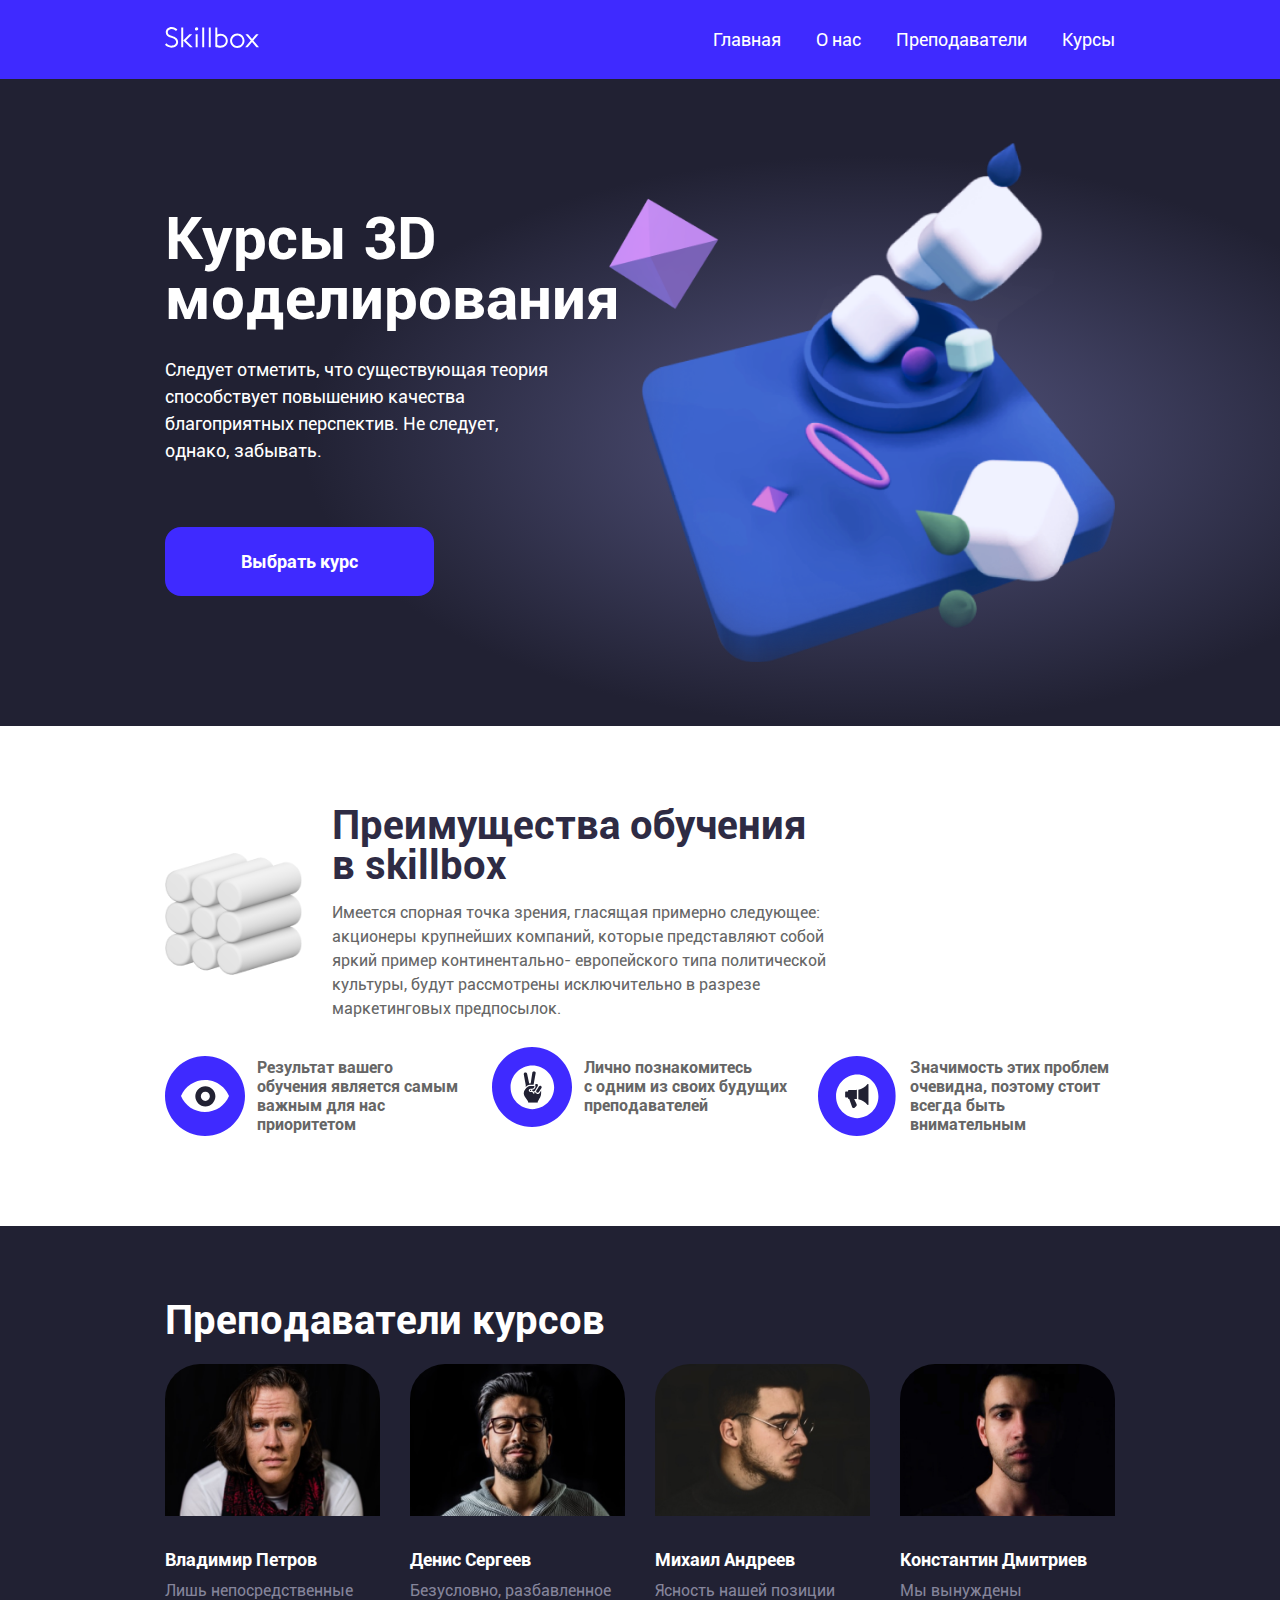
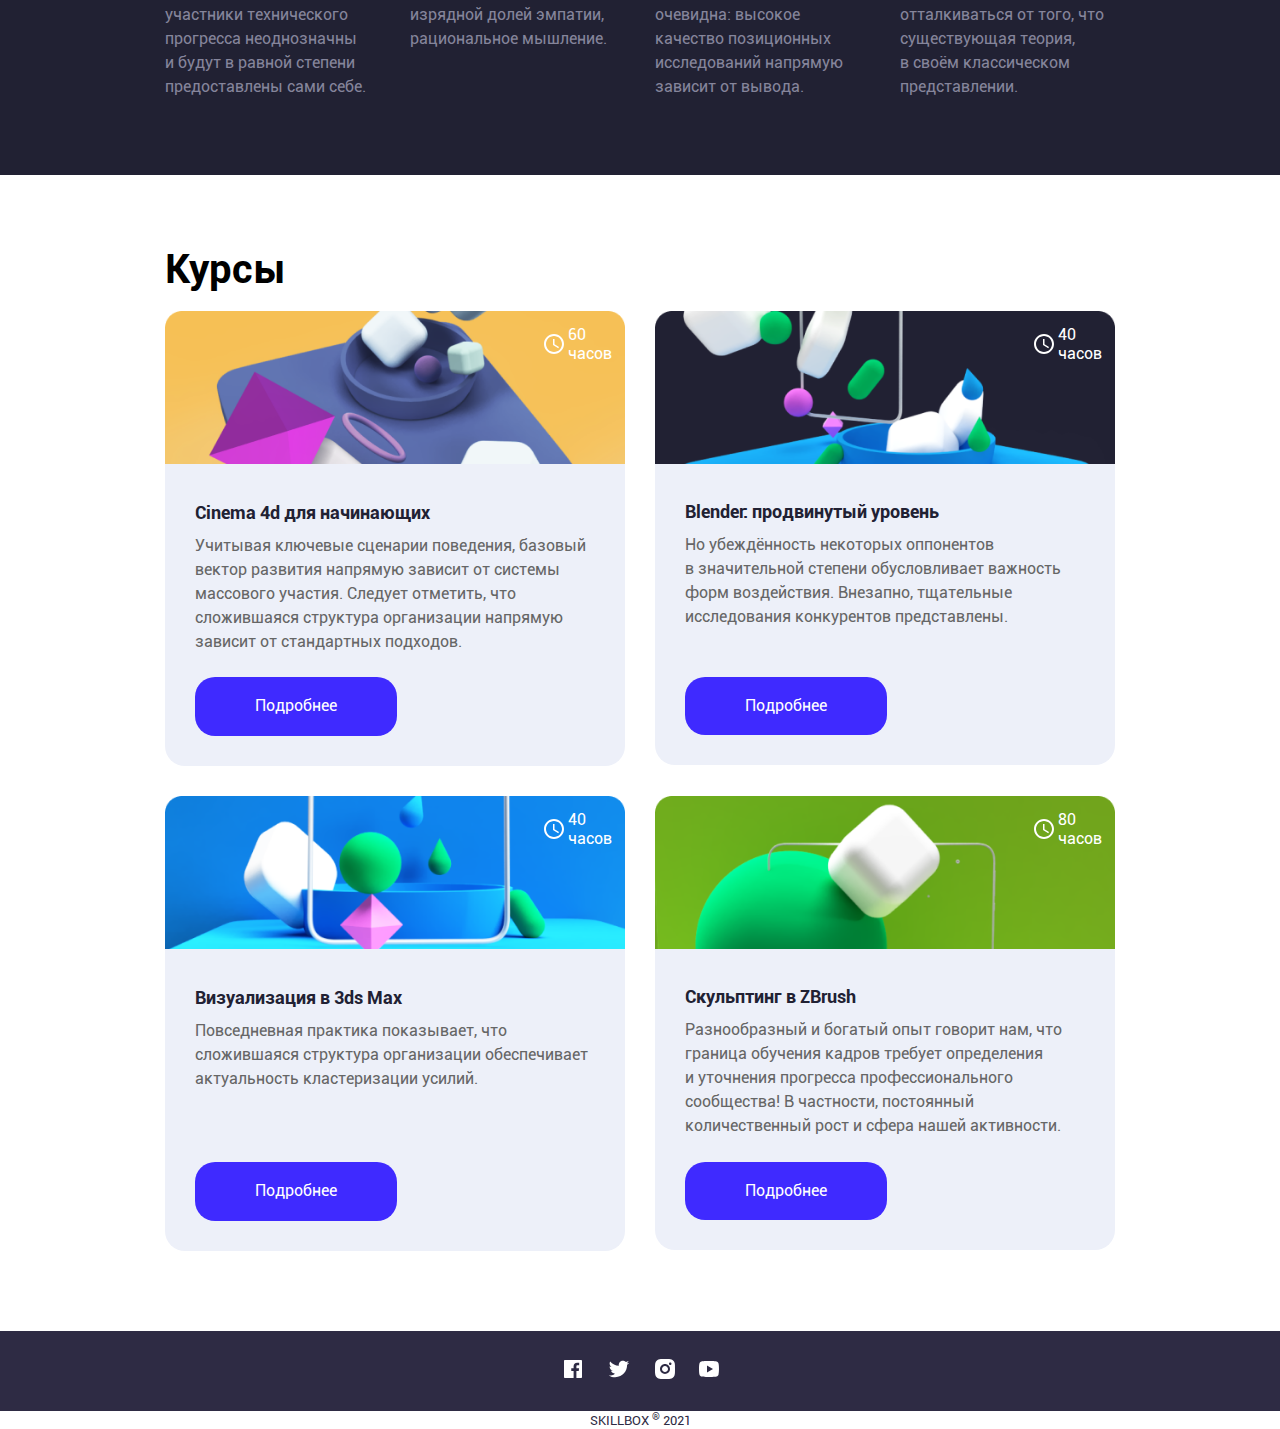
<file: 18_grid/index.html>
<!DOCTYPE html>
<html lang="ru">

<head>
  <meta charset="UTF-8">
  <meta name="viewport" content="width=device-width, initial-scale=1.0">
  <title>Курсы 3D-моделирования</title>
  <link rel="shortcut icon" href="img/favicon.svg" type="image/x-icon">
  <link rel="stylesheet" href="css/normalize.css">
  <link rel="stylesheet" href="css/bootstrap-grid.min.css">
  <link rel="stylesheet" href="css/style.css">
  <link rel="stylesheet" href="css/media.css">
</head>

<body>
  <header class="header">
    <div class="container">
      <div class="header__container">
        <a href="#" class="header__logo">
          <img src="img/logo.svg" alt="Лого">
        </a>
        <nav class="nav header__nav">
          <ul class="nav__list list-reset">
            <li class="nav__item">
              <a href="#" class="nav__link">
                Главная
              </a>
            </li>
            <li class="nav__item">
              <a href="#" class="nav__link">
                О&nbsp;нас
              </a>
            </li>
            <li class="nav__item">
              <a href="#" class="nav__link">
                Преподаватели
              </a>
            </li>
            <li class="nav__item">
              <a href="#" class="nav__link">
                Курсы
              </a>
            </li>
          </ul>
        </nav>
        <button class="btn-reset burger">
          <span class="burger__line"></span>
          <span class="burger__line"></span>
          <span class="burger__line"></span>
        </button>
      </div>
    </div>
  </header>

  <main class="main">
    <section class="main__section hero">
      <div class="container">
        <div class="row m-0">
          <div class="hero__container">
            <div class="col-lg-5 col-md-6 col-sm-8 col-12 hero__wrap">
              <h1 class="hero__title">
                Курсы 3D моделирования
              </h1>
              <p class="hero__text">
                Следует отметить, что существующая теория способствует повышению качества благоприятных перспектив.
                Не&nbsp;следует, однако, забывать.
              </p>
              <button class="hero__btn btn-reset btn">
                Выбрать курс
              </button>
            </div>
          </div>
        </div>
      </div>
    </section>
    <section class="main__section advantages">
      <div class="container">
        <div class="advantages__container">
          <div class="advantages__upper">
            <div class="advantages__wrap">
              <h2 class="advantages__title title">
                Преимущества обучения в&nbsp;skillbox
              </h2>
              <p class="advantages__descr">
                Имеется спорная точка зрения, гласящая примерно следующее: акционеры крупнейших компаний, которые
                представляют собой яркий пример&nbsp;континентально-&nbsp;европейского типа политической культуры, будут
                рассмотрены&nbsp;исключительно в&nbsp;разрезе маркетинговых предпосылок.
              </p>
            </div>
          </div>
          <ul class="row list-reset adv">
            <li class="col-sm-4 col-12">
              <div class="adv__item adv-1">
                <div class="adv__wrap">
                  <p class="adv__text">
                    Результат вашего обучения является самым важным для нас приоритетом
                  </p>
                </div>
              </div>
            </li>
            <li class="col-sm-4 col-12">
              <div class="adv__item adv-2">
                <div class="adv__wrap">
                  <p class="adv__text">
                    Лично познакомитесь с&nbsp;одним из&nbsp;своих будущих преподавателей
                  </p>
                </div>
              </div>
            </li>
            <li class="col-sm-4 col-12">
              <div class="adv__item adv-3">
                <div class="adv__wrap">
                  <p class="adv__text">
                    Значимость этих проблем очевидна, поэтому стоит всегда быть внимательным
                  </p>
                </div>
              </div>
            </li>
          </ul>
        </div>
      </div>
    </section>
    <section class="main__section teachers">
      <div class="container">
        <div class="teachers__container">
          <h2 class="teachers__title title">
            Преподаватели курсов
          </h2>
          <ul class="row list-reset mentors">
            <li class="col-lg-3 col-sm-6 col-12 mentors__item">
              <picture>
                <source media="(min-width: 992px)" srcset="./img/Владимир_Петров1440.jpg" class="mentors__image">
                <source media="(min-width: 768px)" srcset="./img/Владимир_Петров992.jpg" class="mentors__image">
                <source media="(min-width: 576px)" srcset="./img/Владимир_Петров576.jpg" class="mentors__image">
                <source media="(min-width: 320px)" srcset="./img/Владимир_Петров320.jpg" class="mentors__image">
                <img src="./img/Владимир_Петров1440.jpg" alt="Фото Владимира Петрова" style="width: auto;"
                  class="mentors__image">
              </picture>
              <h3 class="mentors__name">
                Владимир Петров
              </h3>
              <p class="mentors__descr">
                Лишь непосредственные участники технического прогресса неоднозначны и&nbsp;будут в&nbsp;равной степени
                предоставлены&nbsp;сами себе.
              </p>
            </li>
            <li class="col-lg-3 col-sm-6 col-12 mentors__item">
              <picture>
                <source media="(min-width: 992px)" srcset="./img/Денис_Сергеев1440.jpg" class="mentors__image">
                <source media="(min-width: 768px)" srcset="./img/Денис_Сергеев992.jpg" class="mentors__image">
                <source media="(min-width: 576px)" srcset="./img/Денис_Сергеев576.jpg" class="mentors__image">
                <source media="(min-width: 320px)" srcset="./img/Денис_Сергеев320.jpg" class="mentors__image">
                <img src="./img/Денис_Сергеев1440.jpg" alt="Фото Дениса Сергеева" style="width: auto;"
                  class="mentors__image">
              </picture>
              <h3 class="mentors__name">
                Денис Сергеев
              </h3>
              <p class="mentors__descr">
                Безусловно, разбавленное изрядной долей эмпатии, рациональное мышление.
              </p>
            </li>
            <li class="col-lg-3 col-sm-6 col-12 mentors__item">
              <picture>
                <source media="(min-width: 992px)" srcset="./img/Михаил_Андреев1440.jpg" class="mentors__image">
                <source media="(min-width: 768px)" srcset="./img/Михаил_Андреев992.jpg" class="mentors__image">
                <source media="(min-width: 576px)" srcset="./img/Михаил_Андреев576.jpg" class="mentors__image">
                <source media="(min-width: 320px)" srcset="./img/Михаил_Андреев320.jpg" class="mentors__image">
                <img src="./img/Михаил_Андреев1440.jpg" alt="Фото Михаила Андреева" style="width: auto;"
                  class="mentors__image">
              </picture>
              <h3 class="mentors__name">
                Михаил Андреев
              </h3>
              <p class="mentors__descr">
                Ясность нашей позиции очевидна: высокое качество позиционных исследований напрямую зависит
                от&nbsp;вывода.
              </p>
            </li>
            <li class="col-lg-3 col-sm-6 col-12 mentors__item">
              <picture>
                <source media="(min-width: 992px)" srcset="./img/Константин_Дмитриев1440.jpg" class="mentors__image">
                <source media="(min-width: 768px)" srcset="./img/Константин_Дмитриев992.jpg" class="mentors__image">
                <source media="(min-width: 576px)" srcset="./img/Константин_Дмитриев576.jpg" class="mentors__image">
                <source media="(min-width: 320px)" srcset="./img/Константин_Дмитриев320.jpg" class="mentors__image">
                <img src="./img/Константин_Дмитриев1440.jpg" alt="Фото Константина Дмитриева" style="width: auto;"
                  class="mentors__image">
              </picture>
              <h3 class="mentors__name">
                Константин Дмитриев
              </h3>
              <p class="mentors__descr">
                Мы&nbsp;вынуждены отталкиваться от&nbsp;того, что существующая теория, в&nbsp;своём классическом
                представлении.
              </p>
            </li>
          </ul>
        </div>
      </div>
    </section>
    <section class="main__section courses">
      <div class="container">
        <div class="courses__container">
          <h2 class="courses__title title">
            Курсы
          </h2>
          <ul class="row list-reset lessons">
            <li class="col-sm-6 col-12">
              <div class="lessons__item lessons-1">
                <picture>
                  <source media="(min-width: 992px)" srcset="./img/courses-image-1.png" class="lessons__image">
                  <source media="(min-width: 768px)" srcset="./img/courses-image-1-992.png" class="lessons__image">
                  <source media="(min-width: 576px)" srcset="./img/courses-image-1-576.png" class="lessons__image">
                  <source media="(min-width: 320px)" srcset="./img/courses-image-1-320.png" class="lessons__image">
                  <img src="./img/courses-image-1.png" alt="Фото Константина Дмитриева" style="width: auto;"
                    class="lessons__image">
                </picture>
                <div class="lessons__wrap">
                  <div class="lessons__time">
                    <span class="lessons__span">
                      60 часов
                    </span>
                  </div>
                  <h3 class="lessons__subtitle">
                    Cinema 4d для начинающих
                  </h3>
                  <p class="lessons__descr">
                    Учитывая ключевые сценарии поведения, базовый вектор развития напрямую зависит от&nbsp;системы
                    массового
                    участия. Следует отметить, что сложившаяся структура организации напрямую зависит
                    от&nbsp;стандартных
                    подходов.
                  </p>
                  <button class="lessons__btn btn-reset btn">
                    Подробнее
                  </button>
                </div>
              </div>
            </li>
            <li class="col-sm-6 col-12">
              <div class="lessons__item lessons-2">
                <picture>
                  <source media="(min-width: 992px)" srcset="./img/courses-image-2.png" class="lessons__image">
                  <source media="(min-width: 768px)" srcset="./img/courses-image-2-992.png" class="lessons__image">
                  <source media="(min-width: 576px)" srcset="./img/courses-image-2-576.png" class="lessons__image">
                  <source media="(min-width: 320px)" srcset="./img/courses-image-2-320.png" class="lessons__image">
                  <img src="./img/courses-image-2.png" alt="Фото Константина Дмитриева" style="width: auto;"
                    class="lessons__image">
                </picture>
                <div class="lessons__wrap">
                  <div class="lessons__time">
                    <span class="lessons__span">
                      40 часов
                    </span>
                  </div>
                  <h3 class="lessons__subtitle">
                    Blender:&nbsp;продвинутый уровень
                  </h3>
                  <p class="lessons__descr">
                    Но&nbsp;убеждённость некоторых оппонентов в&nbsp;значительной степени обусловливает важность форм
                    воздействия. Внезапно, тщательные исследования конкурентов представлены.
                  </p>
                  <button class="lessons__btn btn-reset btn">
                    Подробнее
                  </button>
                </div>
              </div>
            </li>
            <li class="col-sm-6 col-12">
              <div class="lessons__item lessons-3">
                <picture>
                  <source media="(min-width: 992px)" srcset="./img/courses-image-3.png" class="lessons__image">
                  <source media="(min-width: 768px)" srcset="./img/courses-image-3-992.png" class="lessons__image">
                  <source media="(min-width: 576px)" srcset="./img/courses-image-3-576.png" class="lessons__image">
                  <source media="(min-width: 320px)" srcset="./img/courses-image-3-320.png" class="lessons__image">
                  <img src="./img/courses-image-3.png" alt="Фото Константина Дмитриева" style="width: auto;"
                    class="lessons__image">
                </picture>
                <div class="lessons__wrap">
                  <div class="lessons__time">
                    <span class="lessons__span">
                      40 часов
                    </span>
                  </div>
                  <h3 class="lessons__subtitle">
                    Визуализация в 3ds Max
                  </h3>
                  <p class="lessons__descr">
                    Повседневная практика показывает, что сложившаяся структура организации обеспечивает актуальность
                    кластеризации усилий.
                  </p>
                  <button class="lessons__btn btn-reset btn">
                    Подробнее
                  </button>
                </div>
              </div>
            </li>
            <li class="col-sm-6 col-12">
              <div class="lessons__item lessons-4">
                <picture>
                  <source media="(min-width: 992px)" srcset="./img/courses-image-4.png" class="lessons__image">
                  <source media="(min-width: 768px)" srcset="./img/courses-image-4-992.png" class="lessons__image">
                  <source media="(min-width: 576px)" srcset="./img/courses-image-4-576.png" class="lessons__image">
                  <source media="(min-width: 320px)" srcset="./img/courses-image-4-320.png" class="lessons__image">
                  <img src="./img/courses-image-4.png" alt="Фото Константина Дмитриева" style="width: auto;"
                    class="lessons__image">
                </picture>
                <div class="lessons__wrap">
                  <div class="lessons__time">
                    <span class="lessons__span">
                      80 часов
                    </span>
                  </div>
                  <h3 class="lessons__subtitle">
                    Скульптинг в ZBrush
                  </h3>
                  <p class="lessons__descr">
                    Разнообразный и&nbsp;богатый опыт говорит нам, что граница обучения кадров требует определения
                    и&nbsp;уточнения прогресса профессионального сообщества!&nbsp;В&nbsp;частности, постоянный
                    количественный
                    рост и&nbsp;сфера нашей активности.
                  </p>
                  <button class="lessons__btn btn-reset btn">
                    Подробнее
                  </button>
                </div>
              </div>
            </li>
          </ul>
        </div>
      </div>
    </section>
  </main>

  <footer class="footer">
    <div class="footer__upper upper">
      <div class="container">
        <div class="upper__container">
          <ul class="upper__list links list-reset">
            <li class="links__item">
              <a href="#" class="links__link">
                <img src="./img/facebook.svg" alt="Ссылка на фейсбук" class="links__img">
              </a>
            </li>
            <li class="links__item">
              <a href="#" class="links__link">
                <img src="./img/twitter.svg" alt="Ссылка на твиттер" class="links__img">
              </a>
            </li>
            <li class="links__item">
              <a href="#" class="links__link">
                <img src="./img/instagramm.svg" alt="Ссылка на инстаграмм" class="links__img">
              </a>
            </li>
            <li class="links__item">
              <a href="#" class="links__link">
                <img src="./img/youtube.svg" alt="Ссылка на ютьюб" class="links__img">
              </a>
            </li>
          </ul>
        </div>
      </div>
    </div>
    <div class="footer__lower lower">
      <div class="container">
        <div class="lower__container">
          <span class="lower__span">
            SKILLBOX <sup class="reg">&reg;</sup> 2021
          </span>
        </div>
      </div>
    </div>
  </footer>
</body>

</html>
</file>
<file: 11_advanced-css/css/style.css>
html {
	box-sizing: border-box;
}

*,
*::before,
*::after {
	box-sizing: inherit;
}

a {
	color: inherit;
	text-decoration: none;
}

img {
	max-width: 100%;
}

@font-face {
  font-family: 'Muller';
  src: local('Muller-Regular'),
    url('../fonts/MullerRegular.woff2') format('woff2'),
    url('../fonts/MullerRegular.woff') format('woff');
  font-weight: 400;
  font-style: normal;
  font-display: swap;
}

@font-face {
  font-family: 'Muller';
  src: local('Muller-Bold'),
    url('../fonts/MullerBold.woff2') format('woff2'),
    url('../fonts/MullerBold.woff') format('woff');
  font-weight: 700;
  font-style: normal;
  font-display: swap;
}

@font-face {
  font-family: 'Muller';
  src: local('Muller-Medium'),
    url('../fonts/MullerMedium.woff2') format('woff2'),
    url('../fonts/MullerMedium.woff') format('woff');
  font-weight: 500;
  font-style: normal;
  font-display: swap;
}

:root {
  --light-grey-color: #f1f1f1;
  --yellow-color: #cc9933;
  --white-color: #fff;
  --dark-yellow-color: #a47312;
  --light-black-color: #333;
  --grey-color: #666;
  --light-yellow-color: #f0bf5f;
  --black-color: #000;
  --another-light-grey-color: #999;
  --another-white-color: #e9e9e9;
}

body {
  min-width: 1200px;
	font-family: 'Muller', sans-serif;
  font-weight: 400;
  background-color: var(--light-grey-color);
}

.visually-hidden {
	position: absolute !important;
	clip: rect(1px 1px 1px 1px); /* IE6, IE7 */
	clip: rect(1px, 1px, 1px, 1px);
	padding:0 !important;
	border:0 !important;
	height: 1px !important;
	width: 1px !important;
	overflow: hidden;
}

/* globe */
.list-reset {
  margin: 0;
  padding: 0;
  list-style: none;
}

.btn-reset {
  padding: 0;
  border: none;
  background-color: transparent;
  cursor: pointer;
}

.btn {
  padding: 13px 20px;
  font-weight: 400;
  font-size: 16px;
  line-height: 16px;
  color: var(--yellow-color);
  border: 1px solid var(--yellow-color);
  border-radius: 10px;
  background-color: var(--white-color);
  transition: color 0.3s ease-in-out, border-color 0.3s ease-in-out, background-color 0.3s ease-in-out;
}

.btn:focus,
.btn:hover {
  color: var(--white-color);
  background-color: var(--yellow-color);
}

.btn:active {
  color: var(--white-color);
  background-color: var(--dark-yellow-color);
  border-color: var(--dark-yellow-color);
}

.flex {
  display: flex;
}

.container {
  width: 1170px;
  margin: 0 auto;
}

.section-title {
  margin: 0;
  margin-bottom: 20px;
  font-weight: 400;
  font-size: 40px;
  line-height: 40px;
  color: var(--light-black-color);
  text-indent: 40px;
}

.section-offset {
  margin-bottom: 70px;
}

.link-arrow {
  transform: translateX(5px);
  transition: transform 0.3s ease-in-out;
}

/* header */
.header {
  padding-top: 30px;
}

.header-upper {
  align-items: center;
  margin-bottom: 30px;
}

.header-logo {
  margin-right: 40px;
}

.header-phone {
  margin-right: auto;
}

.header-phone-link {
  font-weight: 500;
  font-size: 20px;
  line-height: 20px;
  color: var(--grey-color);
  outline-offset: 5px;
  outline: 1px solid var(--light-grey-color);
  transition: color 0.3s ease-in-out, outline-color 0.3s ease-in-out;
}

.header-phone-link:focus {
  outline-color: var(--yellow-color);
  color: var(--yellow-color)
}

.header-phone-link:hover {
  color: var(--yellow-color);
  outline-color: var(--light-grey-color);
}

.header-phone-link:active {
  color: var(--dark-yellow-color);
  outline-color: var(--light-grey-color);
}

.header-login-link {
  font-weight: 400;
  font-size: 16px;
  line-height: 16px;
  color: var(--yellow-color);
  outline-offset: 5px;
  outline: 1px solid var(--light-grey-color);
  transition: color 0.3s ease-in-out, outline-color 0.3s ease-in-out;
}

.header-login-link svg {
  fill: var(--yellow-color);
  transition: fill 0.3s ease-in-out;
}

.header-login-link:focus {
  outline-color: var(--yellow-color)
}

.header-login-link:hover {
  outline-color: var(--light-grey-color);
  color: var(--light-yellow-color);
}

.header-login-link:hover svg {
  fill: var(--light-yellow-color);
}

.header-login-link:active {
  outline-color: var(--light-grey-color);
  color: var(--dark-yellow-color);
}

.header-login-link:active svg {
  fill: var(--dark-yellow-color);
}

.header-lower {
  padding: 14px 45px;
  align-items: center;
  justify-content: space-between;
  background: var(--white-color);
  border-radius: 15px;
}

.header-link {
  font-weight: 400;
  font-size: 16px;
  line-height: 16px;
  color: var(--grey-color);
  outline-offset: 5px;
  outline: 1px solid var(--white-color);
  transition: color 0.3s ease-in-out, outline-color 0.3s ease-in-out;
}

.header-link:focus {
  outline-color: var(--yellow-color);
  color: var(--yellow-color);
}

.header-link:hover {
  color: var(--yellow-color);
  outline-color: var(--white-color);
}

.header-link:active {
  color: var(--dark-yellow-color);
  outline-color: var(--white-color);
}

.header-list-item:not(:last-child) {
  margin-right: 45px;
}

.header-btn:not(:last-child) {
  margin-right: 40px;
}

/* special-offer */
.special-offer-block {
  width: 573px;
}

.special-offer-block:not(:last-child) {
  margin-right: 24px;
}

.small-cards {
  flex-direction: column;
}

.small-card {
  position: relative;
  min-height: 258px;
  flex-direction: column;
  justify-content: flex-end;
  padding-left: 45px;
  padding-right: 108px;
  padding-bottom: 40px;
  border-radius: 15px;
  background-position: center;
  background-repeat: no-repeat;
  background-size: cover;
}

.small-card:not(:last-child) {
  margin-bottom: 24px;
}

.small-card-1 {
  background-image: linear-gradient(90deg, rgba(48, 64, 89, 0.84) -2.9%, rgba(53, 65, 83, 0) 65.7%), url('../img/small-card1.jpg');
}

.small-card-2 {
  background-image: linear-gradient(90deg, rgba(48, 64, 89, 0.84) -2.9%, rgba(53, 65, 83, 0) 65.7%), url('../img/small-card2.jpg');
}

.big-card {
  position: relative;
  flex-direction: column;
  padding-left: 45px;
  padding-bottom: 40px;
  padding-right: 230px;
  justify-content: flex-end;
  border-radius: 15px;
  background-image: linear-gradient(0, rgba(48, 64, 89, 0.84) -2.9%, rgba(53, 65, 83, 0) 65.7%), url('../img/big-card.jpg');
  background-position: center;
  background-repeat: no-repeat;
  background-size: cover;
}

.small-card-title,
.big-card-title {
  margin: 0;
  margin-bottom: 15px;
  color: var(--white-color);
}

.small-card-title {
  font-weight: 700;
  font-size: 40px;
  line-height: 40px;
}

.big-card-title {
  font-weight: 700;
  font-size: 60px;
  line-height: 60px;
}

.small-card-price,
.big-card-price {
  margin-bottom: 47px;
  color: var(--white-color);
}

.small-card-price {
  font-weight: 400;
  font-size: 20px;
  line-height: 20px;
}

.big-card-price {
  font-weight: 400;
  font-size: 30px;
  line-height: 30px;
}

.card-link {
  align-items: center;
  font-weight: 400;
  font-size: 16px;
  line-height: 16px;
  color: var(--light-yellow-color);
  transition: color 0.3s ease-in-out;
}

.card-link:hover svg {
  transform: translateX(15px);
}

.card-link:active {
  color: var(--white-color);
}

.card-link::after {
  content: "";
  position: absolute;
  width: 100%;
  height: 100%;
  left: 0;
  bottom: 0;
  outline-offset: 8px;
  outline: 1px solid var(--light-grey-color);
  transition: outline-color 0.3s ease-in-out;
}

.card-link:focus::after {
  outline-color: var(--yellow-color);
}

/* about-us */
.about-us-text {
  margin: 0;
  max-width: 888px;
  font-weight: 400;
  font-size: 16px;
  line-height: 200%;
  color: var(--black-color);
}

/* services */
.services-list {
  flex-wrap: wrap;
}

.services-item {
  position: relative;
  width: 573px;
  min-height: 330px;
  flex-direction: column;
  padding-left: 45px;
  padding-bottom: 35px;
  padding-right: 125px;
  justify-content: flex-end;
  margin-bottom: 24px;
  border-radius: 15px;
  background-position: top center;
  background-size: contain;
  background-repeat: no-repeat;
  background-color: var(--white-color);
}

.services-item-1 {
  background-image: url('../img/services-photo-1.jpg');
}

.services-item-2 {
  background-image: url('../img/services-photo-2.jpg');
}

.services-item-3 {
  background-image: url('../img/services-photo-3.jpg');
}

.services-item-4 {
  background-image: url('../img/services-photo-4.jpg');
}

.services-item:nth-last-child(-n+2) {
  margin-bottom: 0;
}

.services-item:not(:nth-child(2n)) {
  margin-right: 24px;
}

.services-preview-title {
  margin: 0;
  align-items: center;
  font-weight: 500;
  font-size: 20px;
  line-height: 200%;
  color: var(--yellow-color);
}

.services-preview-link {
  display: flex;
  align-items: center;
  transition: color 0.3s ease-in-out;
}

.services-preview-link:hover {
  color: var(--light-yellow-color);
}

.services-preview-link:active {
  color: var(--dark-yellow-color);
}

.services-preview-link svg {
  stroke: var(--yellow-color);
  transition: stroke 0.3s ease-in-out, transform 0.3s ease-in-out;
}

.services-preview-link:hover svg {
  stroke: var(--light-yellow-color);
  transform: translateX(15px);
}

.services-preview-link:active svg {
  stroke: var(--dark-yellow-color);
}

.services-preview-link::after {
  content: "";
  position: absolute;
  width: 100%;
  height: 100%;
  left: 0;
  bottom: 0;
  outline-offset: 8px;
  outline: 1px solid var(--light-grey-color);
  transition: outline-color 0.3s ease-in-out;
}

.services-preview-link:focus::after {
    outline-color: var(--yellow-color);
}

.services-preview-descr {
  margin: 0;
  font-weight: 400;
  font-size: 16px;
  line-height: 200%;
  color: var(--black-color);
}

/* benefits */
.benefits-list {
  flex-wrap: wrap;
}

.benefits-item {
  width: 276px;
  min-height: 276px;
  padding-left: 45px;
  padding-bottom: 32px;
  padding-right: 42px;
  flex-direction: column;
  justify-content: flex-end;
  margin-bottom: 22px;
  border-radius: 15px;
  background-color: var(--white-color);
  background-position: left 45px top 40px;
  background-repeat: no-repeat;
}

.benefits-card-1 {
  background-size: 64px 66px;
  background-image: url('../img/benefits-card-1.svg');
}

.benefits-card-2 {
  background-size: 67px 66px;
  background-image: url('../img/benefits-card-2.svg');
}

.benefits-card-3 {
  background-size: 64px 66px;
  background-image: url('../img/benefits-card-3.svg');
}

.benefits-card-4 {
  background-size: 66px 66px;
  background-image: url('../img/benefits-card-4.svg');
}

.benefits-card-5 {
  background-size: 66px 66px;
  background-image: url('../img/benefits-card-5.svg');
}

.benefits-card-6 {
  background-size: 64px 66px;
  background-image: url('../img/benefits-card-6.svg');
}

.benefits-card-7 {
  background-size: 67px 66px;
  background-image: url('../img/benefits-card-7.svg');
}

.benefits-card-8 {
  background-size: 64px 66px;
  background-image: url('../img/benefits-card-8.svg');
}


.benefits-item:not(:nth-child(4n)) {
  margin-right: 22px;
}

.benefits-item:nth-last-child(-n+4) {
  margin-bottom: 0;
}

.benefits-card-text {
  margin: 0;
  font-weight: 400;
  font-size: 16px;
  line-height: 200%;
  color: var(--black-color);
}

/* accomodation */
.accomodation-list {
  flex-wrap: wrap;
}

.accomodation-item {
  width: 374px;
  min-height: 440px;
  margin-bottom: 24px;
  flex-direction: column;
  border-radius: 15px;
  background-color: var(--white-color);
}

.accomodation-item:not(:nth-child(3n)) {
  margin-right: 24px;
}

.accomodation-item:nth-last-child(-n+3) {
  margin-bottom: 0;
}

.accomodation-image {
  border-radius: 15px 15px 0 0;
}

.accomodation-content {
  padding: 32px 45px 45px;
}

.accomodation-price {
  margin-bottom: 16px;
  align-items: flex-end;
}

.from {
  font-weight: 400;
  font-size: 16px;
  line-height: 16px;
  color: var(--another-light-grey-color);
}

.accomodation-price-number {
  font-weight: 700;
  font-size: 20px;
  line-height: 20px;
  color: var(--black-color);
}

.from,
.accomodation-price-number {
  margin-right: 4px;
}

.night-span {
  margin-right: auto;
  font-weight: 400;
  font-size: 16px;
  line-height: 16px;
  color: var(--black-color);
}

.accomodation-name-hotel {
  margin: 0;
  margin-bottom: 16px;
  font-weight: 400;
  font-size: 16px;
  line-height: 16px;
  color: var(--black-color);
}

.accomodation-country {
  margin: 0;
  margin-bottom: 16px;
  font-weight: 400;
  font-size: 16px;
  line-height: 16px;
  color: var(--another-light-grey-color);
}

.accomodation-card-9 {
  position: relative;
  padding-bottom: 27px;
  padding-left: 54px;
  padding-right: 54px;
  align-items: center;
  justify-content: flex-end;
  background-image: linear-gradient(0, rgba(48, 64, 89, 0.84) -2.9%, rgba(53, 65, 83, 0) 65.7%), url('../img/accomodation-card-9.jpg');
  background-position: center;
  background-size: cover;
}

.accomodation-link {
  align-items: center;
  font-weight: 500;
  font-size: 20px;
  line-height: 200%;
  color: var(--white-color);
}

.accomodation-link::after {
  content: "";
  position: absolute;
  width: 100%;
  height: 100%;
  left: 0;
  bottom: 0;
}

.white-arrow {
  width: 11px;
  height: 100%;
  padding-left: 3px;
}

/* want-tour */
.want-tour-container {
  background: var(--another-white-color);
  border-radius: 15px;
  padding: 45px;
}

.want-tour-title {
  text-indent: 0;
  color: var(--black-color);
}

.form-div {
  background: var(--white-color);
  border-radius: 15px;
  width: 1080px;
  padding: 32px 28px;
  justify-content: space-between;
  align-items: center;
}

.form-label {
  flex-direction: column;
  font-weight: 400;
  font-size: 12px;
  line-height: 12px;
  color: var(--black-color);
}

.label-name {
  margin-left: 4px;
  margin-bottom: 15px;
}

.form-select {
  width: 169px;
}

.form-input {
  width: 121px;
}

.form-select,
.form-input {
  font-weight: 400;
  font-size: 16px;
  line-height: 16px;
  color: var(--black-color);
  border: none;
}

.nights-input,
.tourists-input {
  border: none;
  border-bottom: 1px solid var(--another-white-color);
}

input[type=number]::-webkit-inner-spin-button {
  opacity: 1
}

.form-btn {
  padding: 13px 30px;
}

/* contacts */
.contacts-div {
  padding: 45px;
  background-color: var(--white-color);
  border-radius: 15px;
  justify-content: space-between;
}

.contacts-div::after {
  content: "";
  background-image: url('../img/contacts-image.jpg');
  background-repeat: no-repeat;
  background-size: cover;
  width: 653px;
  border-radius: 15px;
}

.address-wrap {
  width: 375px;
}

.address-contacts {
  font-style: normal;
  margin-bottom: 45px;
}

.contacts-subdiv {
  justify-content: space-between;
  padding-bottom: 23px;
  margin-bottom: 25px;
  border-bottom: 1px solid var(--another-white-color);
}

.schedule {
  margin-bottom: 0;
}

.contacts-subdiv-title {
  margin: 0;
  font-weight: 700;
  font-size: 20px;
  line-height: 20px;
  color: var(--black-color);
}

.block {
  flex-direction: column;
  width: 229px;
  font-weight: 400;
  font-size: 16px;
  line-height: 150%;
  color: var(--black-color);
}

.address-text,
.mail-text,
.schedule-text {
  margin: 0;
}

.mail-text {
  color: var(--another-light-grey-color);
}

.contacts-phone-link,
.contacts-mail-link {
  margin-right: auto;
  color: var(--yellow-color);
  outline-offset: 5px;
  outline: 1px solid var(--white-color);
  transition: color 0.3s ease-in-out, outline-color 0.3s ease-in-out;
}

.contacts-phone-link:focus,
.contacts-mail-link:focus {
  outline-color: var(--yellow-color)
}

.contacts-phone-link:hover,
.contacts-mail-link:hover {
  outline-color: var(--white-color);
  color: var(--light-yellow-color);
}

.contacts-phone-link:active,
.contacts-mail-link:active {
  outline-color: var(--white-color);
  color: var(--dark-yellow-color);
}

.contacts-btn {
  padding: 27px 30px;
}

/* footer */
.footer {
  padding-bottom: 30px;
}

.footer-container {
  background-color: var(--light-black-color);
  border-radius: 15px;
  padding: 45px;
  background-image: url('../img/sun.svg');
  background-position: 739px bottom;
  background-size: 254px 228px;
  background-repeat: no-repeat;
}

.footer-left-div {
  flex-direction: column;
  width: 302px;
  margin-right: 125px;
}

.footer-left-div-item {
  margin: 0;
  margin-bottom: 40px;
  font-weight: 400;
  font-size: 16px;
  line-height: 190%;
  color: var(--white-color);
}

.footer-left-div-item-link {
  font-weight: 400;
  font-size: 16px;
  line-height: 150%;
  color: var(--yellow-color);
}

.footer-address {
  font-style: normal;
  margin-right: auto;
  width: 360px;
  flex-direction: column;
}

.footer-center-list {
  flex-direction: column;
  font-weight: 400;
  font-size: 16px;
  line-height: 150%;
  color: var(--yellow-color);
  margin-right: auto;
}

.center-item-1 {
  margin: 0;
  margin-bottom: 15px;
  font-weight: 400;
  font-size: 16px;
  line-height: 30px;
  color: var(--white-color);
}

.footer-center-list-item:nth-child(2) {
  margin-bottom: 15px;
}

.footer-phone-link,
.footer-mail-link {
  margin-right: auto;
  outline-offset: 5px;
  outline: 1px solid var(--light-black-color);
  transition: color 0.3s ease-in-out, outline-color 0.3s ease-in-out;
}

.footer-phone-link:focus,
.footer-mail-link:focus {
  outline-color: var(--yellow-color)
}

.footer-phone-link:hover,
.footer-mail-link:hover {
  outline-color: var(--light-black-color);
  color: var(--light-yellow-color);
}

.footer-phone-link:active,
.footer-mail-link:active {
  outline-color: var(--light-black-color);
  color: var(--dark-yellow-color);
}

.footer-right-list {
  flex-direction: column;
}

.footer-right-list-item:not(:last-child) {
  margin-bottom: 20px;
}

.footer-right-list-link svg {
  fill: var(--another-light-grey-color);
  transition: fill 0.3s ease-in-out;
}

.footer-right-list-link:focus svg,
.footer-right-list-link:hover svg {
  fill: var(--yellow-color);
}

.footer-right-list-link:active svg {
  fill: var(--dark-yellow-color)
}
</file>
<file: 18_grid/css/style.css>
html {
  box-sizing: border-box;
}

*,
*::before,
*::after {
  box-sizing: inherit;
}

a {
  color: inherit;
  text-decoration: none;
}

img {
  max-width: 100%;
}

:root {
  --white-color: #fff;
  --blue-color: #3f2aff;
  --black-color: #2e2b44;
  --grey-color: #666;
  --another-grey-color: #85859b;
  --dark-color: #212133;
  --light-grey-color: #edf0f9;
}

@font-face {
  font-family: 'Roboto';
  src: local('Roboto-Regular'),
    url('../fonts/roboto-regular.woff2') format('woff2'),
    url('../fonts/roboto-regular.woff') format('woff');
  font-weight: 400;
  font-style: normal;
  font-display: swap;
}

@font-face {
  font-family: 'Roboto';
  src: local('Roboto-Bold'),
    url('../fonts/roboto-bold.woff2') format('woff2'),
    url('../fonts/roboto-bold.woff') format('woff');
  font-weight: 700;
  font-style: normal;
  font-display: swap;
}

body {
  min-width: 320px;
  font-family: 'Roboto', sans-serif;
  font-weight: 400;
  background-color: var(--white-color);
}

.container {
  max-width: 1440px;
  padding: 0 165px;
  margin: 0 auto;
}

.p-0 {
  padding: 0;
}

.m-0 {
  margin: 0;
}

/* globe */
.list-reset {
  padding: 0;
  list-style: none;
}

.btn-reset {
  padding: 0;
  border: none;
  background-color: transparent;
  cursor: pointer;
}

.btn {
  color: var(--white-color);
  background-color: var(--blue-color);
  border-radius: 20px;
}

.title {
  margin: 0;
  font-weight: 700;
  font-size: 40px;
  line-height: 40px;
}

/* header */
.header {
  padding: 13px 0;
  background-color: var(--blue-color);
}

.header__container {
  display: flex;
  justify-content: space-between;
  align-items: center;
}

.header__logo {
  width: 13.0%;
}

.header__nav {
  width: 42.3%;
}

.nav__list {
  display: flex;
  width: 100%;
  align-items: center;
  justify-content: space-between;
}

.nav__link {
  font-weight: 400;
  font-size: 18px;
  line-height: 21px;
  color: var(--white-color);
}

.burger {
  display: none;
}

/* hero */
.hero {
  background: radial-gradient(44.07% 44.07% at 67.78% 55.93%, #555681 0%, #212133 100%);
}

.hero__container {
  display: flex;
  justify-content: space-between;
  padding: 15px 0;
}

.hero__container::after {
  content: "";
  background-image: url("../img/hero-image.png");
  background-repeat: no-repeat;
  background-position: right center;
  background-size: contain;
  width: 60%;
}

.hero__wrap {
  display: flex;
  flex-direction: column;
  align-items: flex-start;
  padding: 115px 0;
}

.hero__title {
  margin: 0;
  z-index: 1000;
  margin-bottom: 27px;
  font-weight: 700;
  font-size: 60px;
  line-height: 60px;
  color: var(--white-color);
}

.hero__text {
  margin: 0;
  z-index: 1000;
  margin-bottom: 63px;
  font-weight: 400;
  font-size: 18px;
  line-height: 27px;
  color: var(--white-color);
}

.hero__btn {
  padding: 24px 76px;
  font-weight: 700;
  font-size: 18px;
  line-height: 21px;
  border-radius: 16px;
}

/* advantages */
.advantages__container {
  padding: 80px 0;
  display: flex;
  flex-direction: column;
  padding-bottom: 59px;
}

.advantages__upper {
  margin-bottom: 4px;
  display: flex;
}

.advantages__upper::before {
  content: "";
  width: 14.4%;
  background-image: url("../img/advantage-image.png");
  background-position: center;
  background-repeat: no-repeat;
  background-size: contain;
  margin-right: 30px;
}

.adv {
  align-items: flex-start;
}

.advantages__wrap {
  display: flex;
  flex-direction: column;
  width: 53%;
}

.advantages__title {
  color: var(--black-color);
  margin-bottom: 15px;
}

.advantages__descr {
  margin: 0;
  font-weight: 400;
  font-size: 16px;
  line-height: 24px;
  color: var(--grey-color);
}

.adv__item {
  display: flex;
  flex-wrap: wrap;
  align-items: center;
  min-height: 80px;
}

.adv__item::before {
  content: "";
  background-repeat: no-repeat;
  background-size: contain;
  background-position: left center;
  width: 80px;
  height: 80px;
  margin-right: auto;
}

.adv-1::before {
  background-image: url("../img/advantage-eye-circle.svg");
}

.adv-2::before {
  background-image: url("../img/advantage-fingers.svg");
}

.adv-3::before {
  background-image: url("../img/advantage-eye-circle-2.svg");
}

.adv__wrap {
  padding: 17px 0;
  width: 69%;
}

.adv__text {
  margin: 0;
  font-weight: 700;
  font-size: 16px;
  line-height: 19px;
  color: var(--grey-color);
}

/* teachers */
.teachers {
  background-color: var(--dark-color);
}

.teachers__container {
  padding: 75px 0;
  display: flex;
  flex-direction: column;
  padding-bottom: 60px;
}

.teachers__title {
  margin-bottom: 7px;
  color: var(--white-color);
}

.mentors__image {
  margin-bottom: 25px;
  border-radius: 35px 35px 0 0;
}

.mentors__name {
  margin: 0;
  margin-bottom: 6px;
  font-weight: 700;
  font-size: 18px;
  line-height: 27px;
  color: var(--white-color);
}

.mentors__descr {
  margin: 0;
  font-weight: 400;
  font-size: 16px;
  line-height: 24px;
  color: var(--another-grey-color);
}

/* courses */
.courses__container {
  display: flex;
  flex-direction: column;
  padding: 75px 0;
  padding-bottom: 34px;
}

.courses__title {
  margin-bottom: 5px;
}

.lessons__item {
  position: relative;
  background-color: var(--light-grey-color);
  border-radius: 20px;
  margin-bottom: 30px;
}

.lessons__image {
  margin-bottom: 30px;
}

.lessons__wrap {
  display: flex;
  flex-direction: column;
  align-items: flex-start;
  min-height: 267px;
  padding: 0 30px 30px 30px;
}

.lessons__time {
  position: absolute;
  top: 14px;
  right: 0;
  width: 18%;
  padding-left: 26px;
  display: flex;
  align-items: center;
  background-image: url("../img/hours.svg");
  background-position: left center;
  background-repeat: no-repeat;
  background-size: 24px 24px;
}

.lessons__span {
  font-weight: 400;
  font-size: 16px;
  line-height: 19px;
  color: var(--white-color);
}

.lessons__subtitle {
  margin: 0;
  margin-bottom: 8px;
  font-weight: 700;
  font-size: 18px;
  line-height: 27px;
  color: var(--dark-color);
}

.lessons__descr {
  margin: 0;
  font-weight: 400;
  font-size: 16px;
  line-height: 24px;
  color: var(--grey-color);
  margin-bottom: auto;
}

.lessons__btn {
  padding: 20px 60px;
}

/* footer */
.footer__upper {
  background-color: var(--black-color);
}

.upper__container {
  display: flex;
  justify-content: center;
  padding: 10px 0;
}

.upper__list {
  display: flex;
  align-items: center;
  width: 16.7%;
  justify-content: space-between;
}

.lower__container {
  text-align: center;
}

.lower__span {
  font-weight: 400;
  font-size: 13px;
  line-height: 15px;
  color: var(--black-color);
}
</file>
<file: 18_grid/css/media.css>
@media (max-width: 1200px) {
  .container {
    padding: 0 81px;
  }
}

@media (max-width: 992px) {
  .container {
    padding: 0 39px;
  }

  .header__logo {
    width: 14%;
  }

  .header__nav {
    width: 68%;
  }

  .hero__container {
    padding: 18px 0;
  }

  .hero__title {
    margin-bottom: 15px;
    font-size: 50px;
    line-height: 50px;
  }

  .advantages__container {
    padding: 78px 0;
    padding-bottom: 59px;
  }

  .advantages__upper::before {
    width: 30%;
  }

  .advantages__wrap {
    width: 65%;
  }

  .advantages__title {
    margin-bottom: 19px;
  }

  .adv__item {
    min-height: 152px;
  }

  .adv__item::before {
    margin-bottom: 15px;
  }

  .adv__wrap {
    width: 100%;
    padding: 0;
  }

  .teachers__container {
    padding-bottom: 10px;
  }

  .mentors__item {
    margin-bottom: 26px;
  }

  .lessons__image {
    margin-bottom: 25px;
  }

  .lessons__wrap {
    min-height: 348px;
  }

  .lessons__time {
    width: 32%;
  }

  .lessons__btn {
    padding: 20px 58px;
  }

  .upper__list {
    width: 26.7%;
  }
}

@media (max-width: 767px) {
  .container {
    padding: 0 33px;
  }

  .header {
    padding: 29px 0;
  }

  .header__container {
    flex-direction: column;
    align-items: center;
  }

  .header__logo {
    width: 18%;
    margin-bottom: 30px;
  }

  .header__nav {
    width: 92%;
  }

  .nav__list {
    margin: 0;
  }


  .hero__container::after {
    display: none;
  }

  .hero__wrap {
    padding: 61px 0;
    padding-bottom: 117px;
  }

  .advantages__upper::before {
    background-position: top center;
    width: 29%;
  }

  .advantages__container {
    padding-bottom: 37px;
  }

  .teachers__container {
    padding-bottom: 32px;
  }

  .lessons__time {
    width: 43%;
  }

  .lessons__image {
    margin-bottom: 31px;
  }

  .lessons__wrap {
    min-height: 440px;
  }

  .lessons__subtitle {
    line-height: 23px;
  }

  .lessons__btn {
    width: 100%;
    padding-left: 0;
    padding-right: 0;
  }

  .upper__list {
    width: 35.7%;
  }
}

@media (max-width: 575px) {
  .title {
    font-size: 20px;
    line-height: 20px;
  }

  .container {
    padding: 0 15px;
  }

  .header {
    padding: 25px 0;
  }

  .header__container {
    flex-direction: row;
  }

  .header__logo {
    width: 25%;
    margin: 0;
  }

  .header__nav {
    display: none;
  }

  .burger {
    display: block;
    position: relative;
    width: 30px;
    height: 30px;
    padding: 0 5px;
  }

  .burger__line {
    position: absolute;
    width: 20px;
    height: 2px;
    background-color: #fff;
    border-radius: 5px;
    transform: translateX(-50%);
  }

  .burger__line:first-child {
    top: 5px;
  }

  .burger__line:nth-child(2) {
    top: 50%;
  }

  .burger__line:last-child {
    bottom: 5px;
  }

  .hero__wrap {
    padding: 32px 0;
  }

  .hero__title {
    margin-bottom: 5px;
    font-size: 30px;
    line-height: 30px;
  }

  .hero__text {
    font-size: 16px;
    line-height: 21px;
    margin-bottom: 24px;
  }

  .hero__btn {
    font-size: 16px;
    line-height: 19px;
    padding: 21px 54px;
    border-radius: 20px;
  }

  .advantages__container {
    padding: 50px 0;
    padding-bottom: 42px;
  }

  .advantages__upper {
    margin-bottom: -30px;
  }

  .advantages__upper::before {
    display: none;
  }

  .advantages__wrap {
    width: 100%;
  }

  .advantages__title {
    line-height: 26px;
    margin-bottom: 2px;
  }

  .adv__item {
    margin-bottom: -43px;
  }

  .adv__item::before {
    background-position: left center;
    margin-bottom: 0;
    margin-right: 30px;
  }

  .adv__wrap {
    width: 62%;
    padding: 6px 0;
  }

  .teachers__container {
    padding: 48px 0;
    padding-bottom: 5px;
  }

  .teachers__title {
    margin-bottom: 12px;
  }

  .mentors__image {
    border-radius: 40px 40px 0 0;
  }

  .courses__container {
    padding: 47px 0;
    padding-bottom: 0px;
  }

  .courses__title {
    margin-bottom: 9px;
  }

  .lessons__image {
    margin-bottom: 26px;
  }

  .lessons__wrap {
    min-height: 444px;
  }

  .lessons__time {
    width: 36%;
  }

  .lessons__btn {
    width: 85%;
  }

  .upper__list {
    width: 63%;
  }
}
</file>
